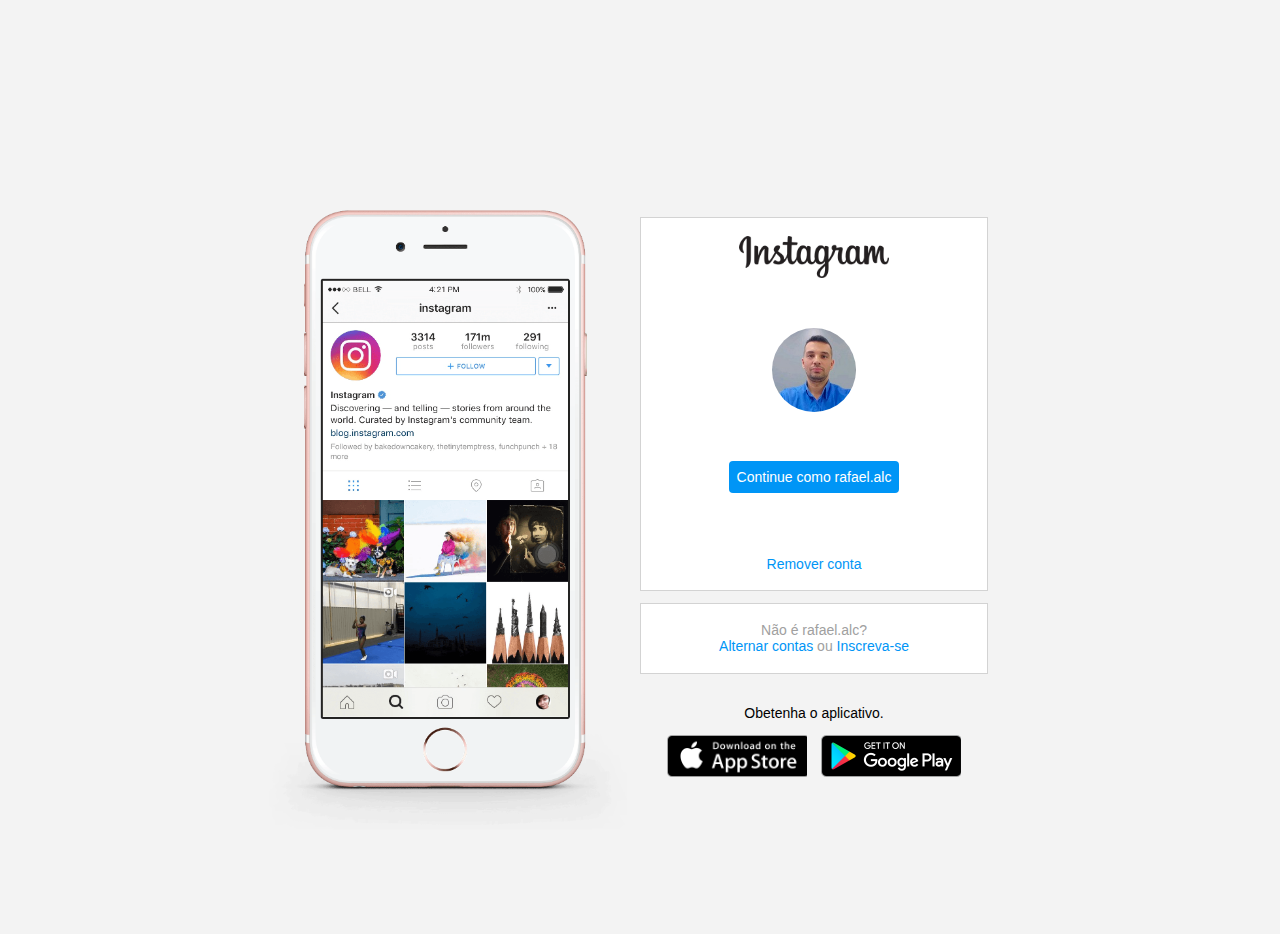
<file: instagram-dio-master/index.html>
<!DOCTYPE html>
<html lang="pt-br">
<head>
    <meta charset="UTF-8">
    <meta name="viewport" content="width=device-width, initial-scale=1.0">
    <link rel="stylesheet" href="style.css">
    <title>Instagram</title>
</head>
<body>
    <div class="instagram-wrapper">
        <div class="instagram-phone">
            <img src="./img/instagram-celular.png" alt="celular">
        </div>
        <div class="instagram-continue">
            <div class="group">
                <img src="./img/instagram-logo.png" class="instagram-logo" alt="instagram logo">
                <div class="profile-photo">
                    <img src="./img/perfil-instagram.jpg" alt="foto de perfil">
                </div>
                <a href="#" class="instagram-login">Continue como rafael.alc</a>
                <a href="#" class="instagram-logout">Remover conta</a>
            </div>
            <div class="group">
                <p class="not-account">Não é rafael.alc?</p>
                <p class="not-account">
                    <span class="link-blue">Alternar contas</span>
                    ou
                    <span class="link-blue">Inscreva-se</span>
                </p>
            </div>
            <div class="get-the-app">
                <p class="get-app">Obetenha o aplicativo.</p>
                <div class="download">
                    <a href="#" class="app-download"></a>
                    <a href="#" class="app-download"></a>
                </div>
            </div>
        </div>
    </div>
</body>
</html>
</file>
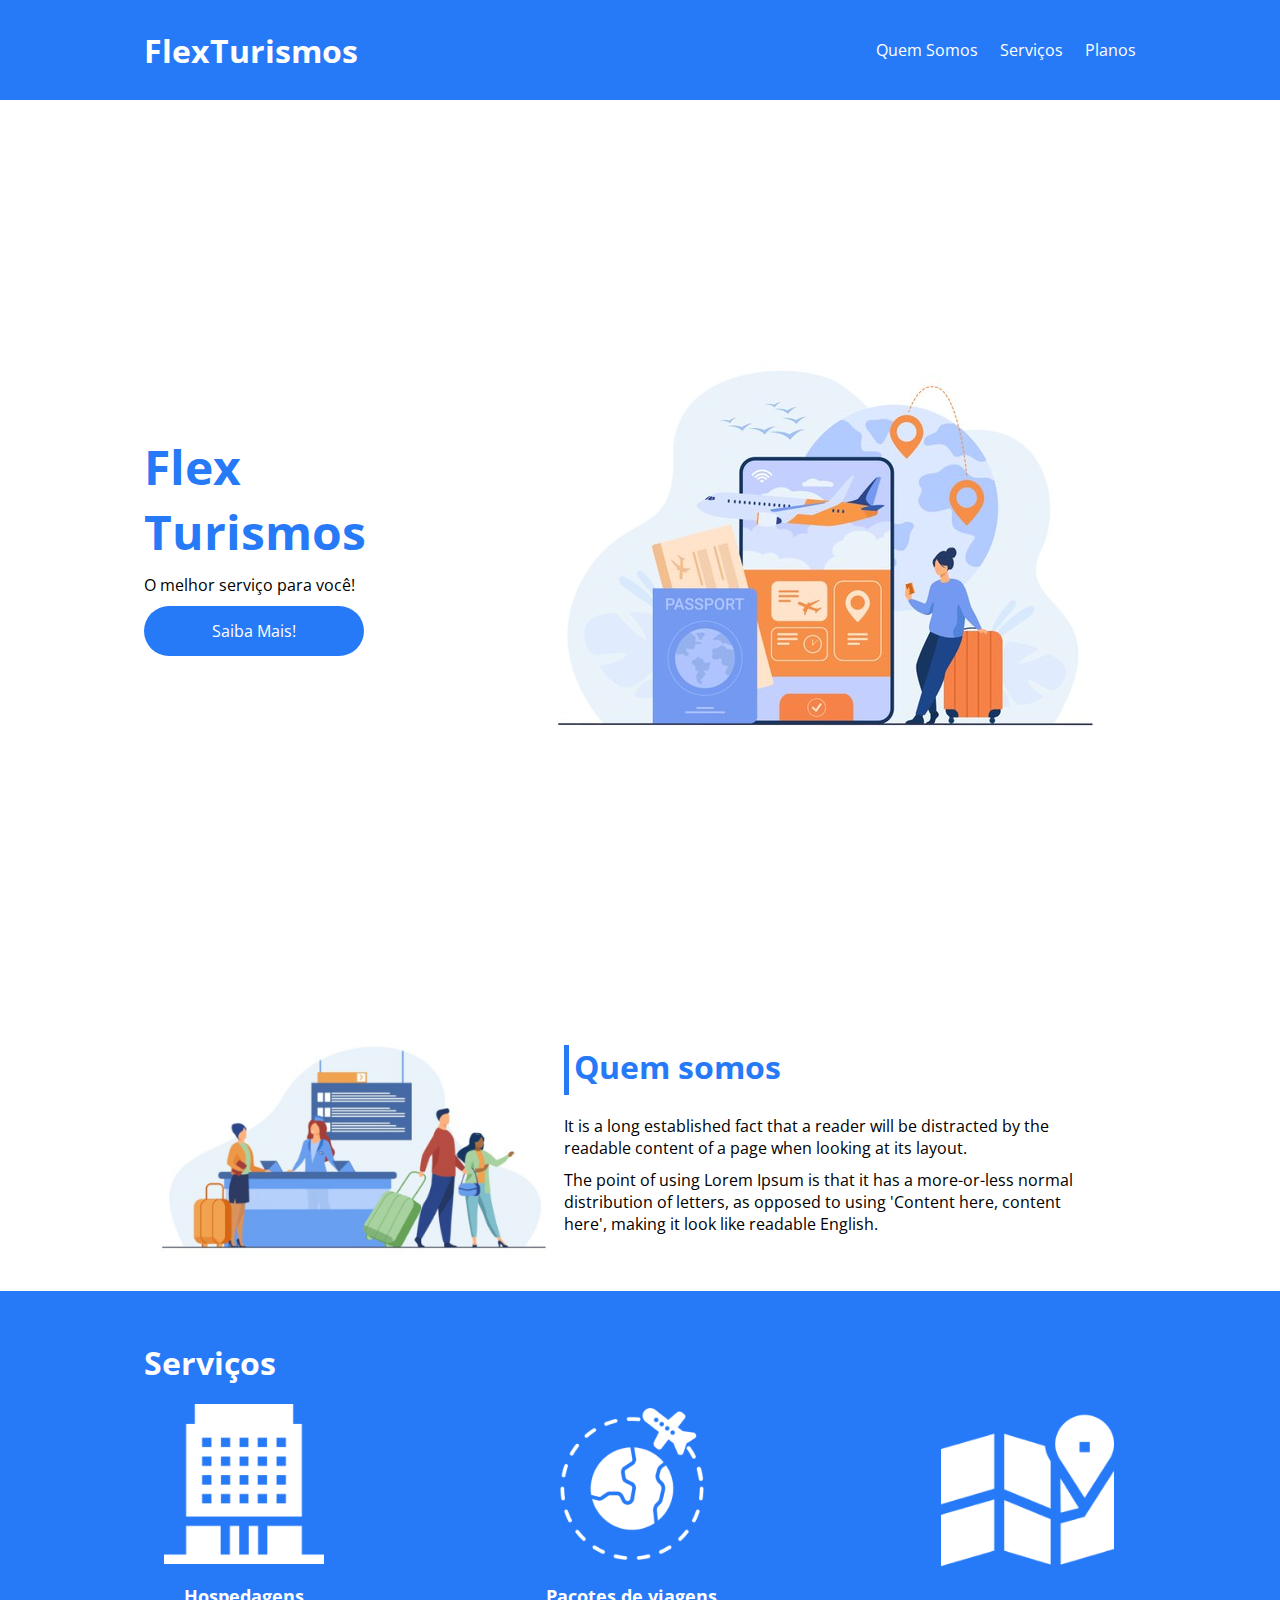
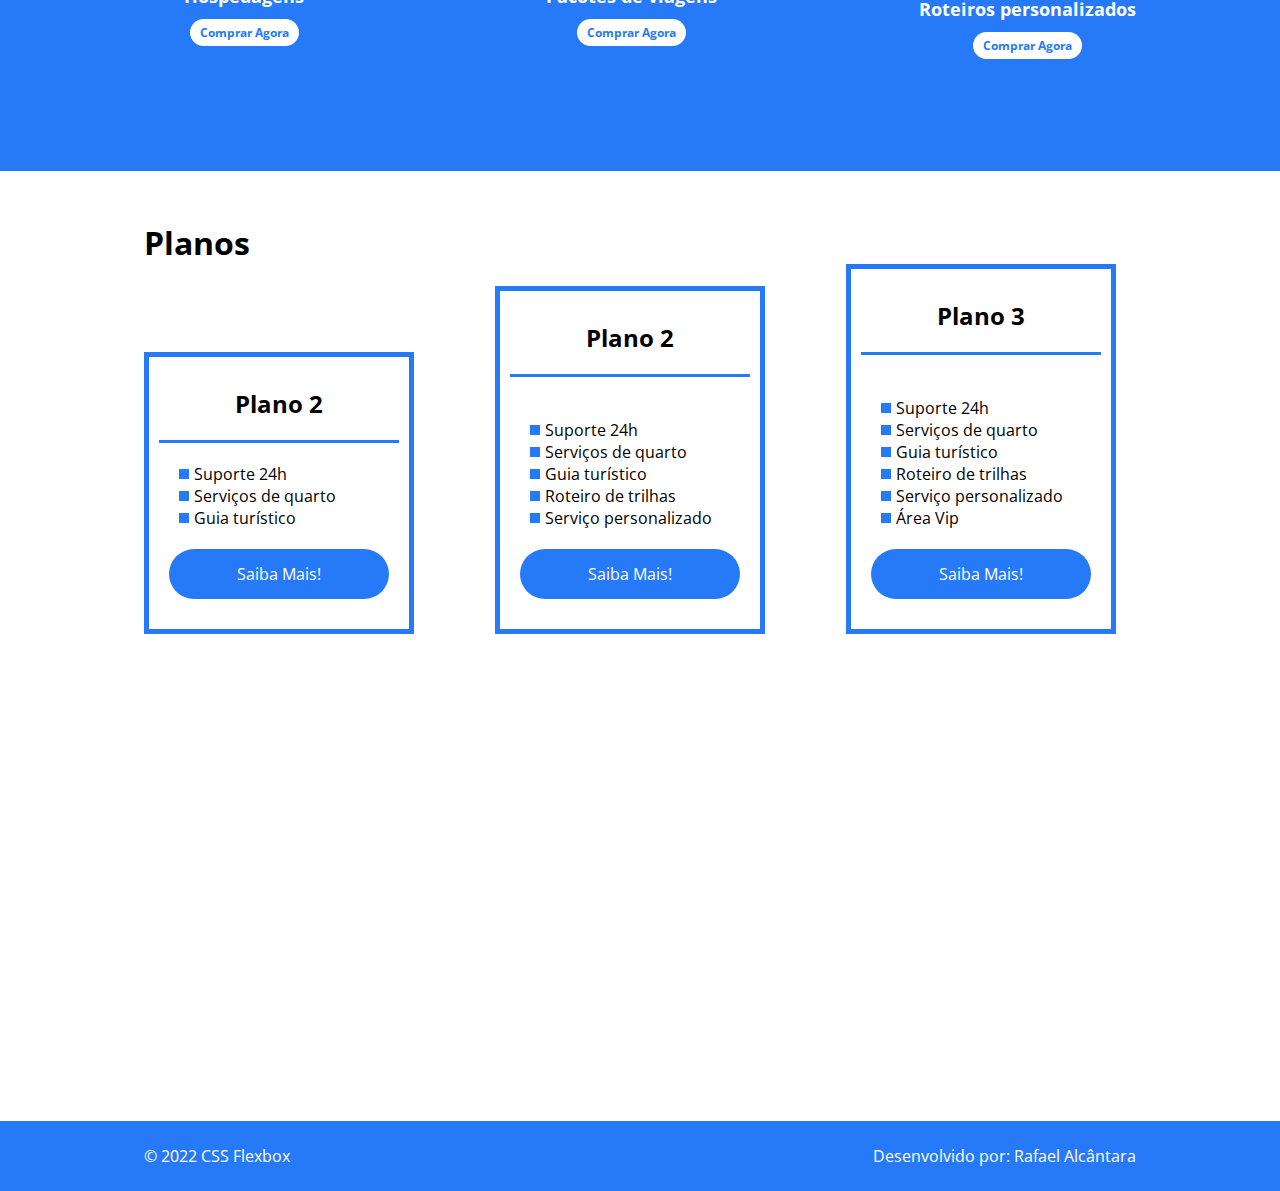
<file: projeto-flexbox-dio/flex-projeto/index.html>
<!DOCTYPE html>
<html lang="pt-br">
<head>
    <meta charset="UTF-8">
    <meta name="viewport" content="width=device-width, initial-scale=1.0">
    <title>Flex Turismos</title>
    <link rel="stylesheet" href="./style.css">
    <link rel="preconnect" href="https://fonts.googleapis.com">
<link rel="preconnect" href="https://fonts.gstatic.com" crossorigin>
<link href="https://fonts.googleapis.com/css2?family=Open+Sans:wght@700&display=swap" rel="stylesheet">
    
</head>
<body>
    <header>
        <div class="flex-container menu">
            <div><h1>FlexTurismos</h1></div>
            <ul class="list-items">
                <li><a href="#quem-somos">Quem Somos</a></li>
                <li><a href="#servicos">Serviços</a></li>
                <li><a href="#planos">Planos</a></li>
        </div>
        </ul>
    </header>

    <div class="flex-container apresentacao">
        <div class="texto-apresentacao">
            <h1>Flex <br>Turismos</h1>
            <p>O melhor serviço para você!</p>
            <a href="" class="btn">Saiba Mais!</a>
        </div>

        <div>
            <div><img src="./images/0-main.png" alt="banner de apresentação"></div>
        </div>
    </div>

    <div class="flex-container" id="quem-somos">
        <div>
            <h2>Quem somos</h2>
            <p>It is a long established fact that a reader will be distracted by the readable content of a page when looking at its layout. </p>
            <p>The point of using Lorem Ipsum is that it has a more-or-less normal distribution of letters, as opposed to using 'Content here, content here', making it look like readable English.</p>
        </div>

        <div>
            <img src="./images/1-quem-somos.png" alt="balcão de atendimento">
        </div>

    </div>

    <div class="container-externo">
        <div class="flex-container" id="servicos">
            <div>
                <h2>Serviços</h2>
            </div>  
            
            <div class="list-servicos">
                <div class="item-servico">
                    <div><img src="./images/icon-2.png" alt="hospedagens"></div>
                    <p>Hospedagens</p>
                    <a href="#">Comprar Agora</a>
                </div>

                <div class="item-servico">
                    <div><img src="./images/icon-1.png" alt="pacote de viagens"></div>
                    <p>Pacotes de viagens</p>
                    <a href="#">Comprar Agora</a>
                </div>

                <div class="item-servico">
                    <div><img src="./images/icon-3.png" alt="roteiros personalizados"></div>
                    <p>Roteiros personalizados</p>
                    <a href="#">Comprar Agora</a>
                </div>

            </div>
        </div>
    </div>

    <div class="flex-container" id="planos">
        
        <div><h2>Planos</h2></div>

        <div class="list-planos">
            <div class="item-plano">
                <h3>Plano 2</h3>
                <ul>
                    <li>Suporte 24h</li>
                    <li>Serviços de quarto</li>
                    <li>Guia turístico</li>
                </ul>
                <a href="#" class="btn">Saiba Mais!</a>
            </div>
    
            <div class="item-plano">
                <h3>Plano 2</h3>
                <br>
                <ul>
                    <li>Suporte 24h</li>
                    <li>Serviços de quarto</li>
                    <li>Guia turístico</li>
                    <li>Roteiro de trilhas</li>
                    <li>Serviço personalizado</li>
                </ul>
                <a href="#" class="btn">Saiba Mais!</a>
            </div>
    
            <div class="item-plano">
                <h3>Plano 3</h3>
                <br>
                <ul>
                    <li>Suporte 24h</li>
                    <li>Serviços de quarto</li>
                    <li>Guia turístico</li>
                    <li>Roteiro de trilhas</li>
                    <li>Serviço personalizado</li>
                    <li>Área Vip</li>
                </ul>
                <a href="#" class="btn">Saiba Mais!</a>
            </div>
        </div>
    </div>

    <footer>
        <div class="flex-container footer">
            <p>&copy; 2022 CSS Flexbox</p>
            <p>Desenvolvido por: Rafael Alcântara</p>
        </div>
        
    </footer>
</body>
</html>
</file>
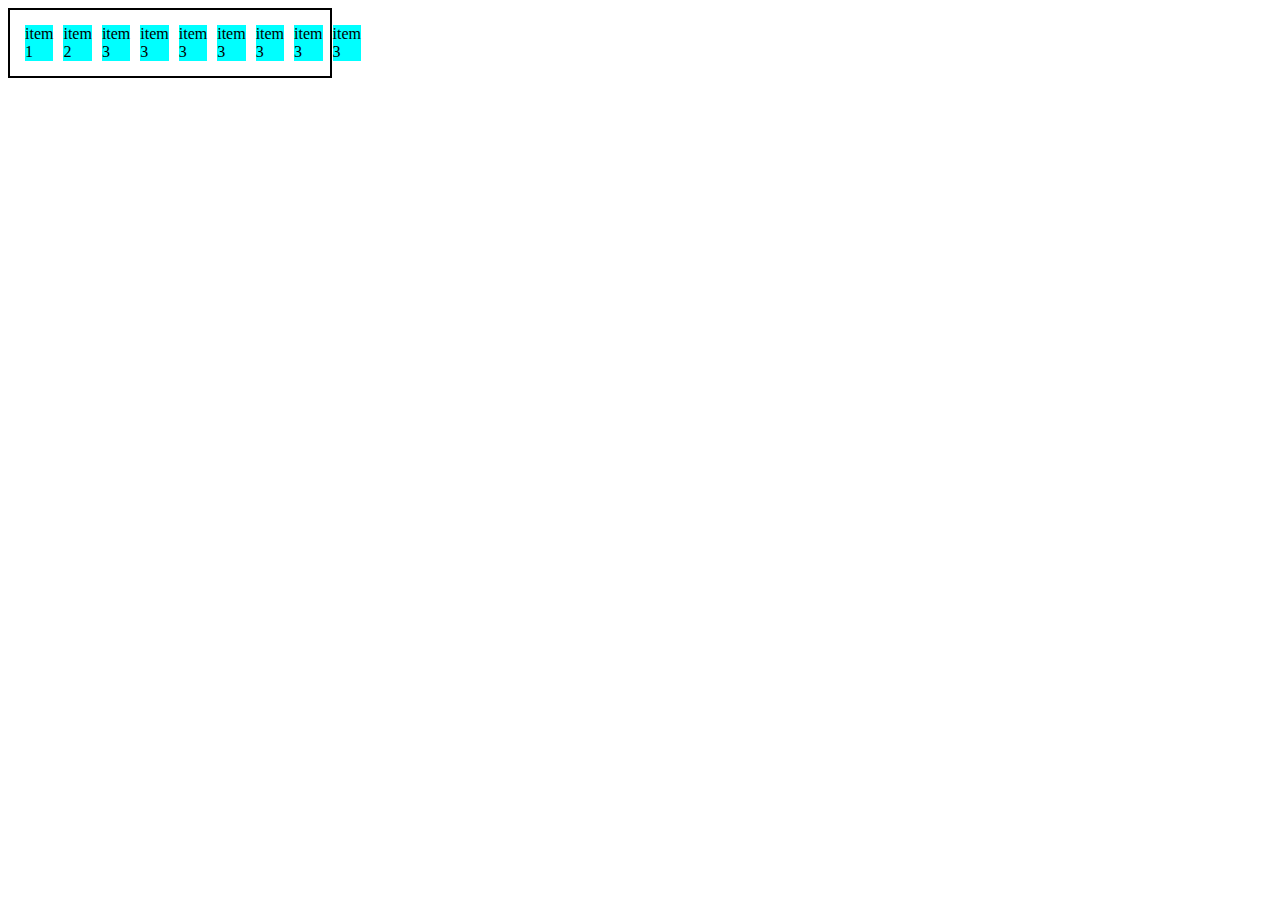
<file: projeto-flexbox-dio/0-display-flex.html>
<!DOCTYPE html>
<html lang="en">
<head>
    <meta charset="UTF-8">
    <meta name="viewport" content="width=device-width, initial-scale=1.0">
    <title>Fundamentos - display flex</title>
    <style>
        .flex{
            max-width: 300px;
            padding: 10px;
            border: 2px solid black;
            display: flex;
        }

        .item{
            background-color: aqua;
            margin: 5px;
        }
    </style>
</head>
<body>
    <div class="flex">
        <div class="item">item 1</div>
        <div class="item">item 2</div>
        <div class="item">item 3</div>
        <div class="item">item 3</div>
        <div class="item">item 3</div>
        <div class="item">item 3</div>
        <div class="item">item 3</div>
        <div class="item">item 3</div>
        <div class="item">item 3</div>
    </div>
</body>
</html>
</file>
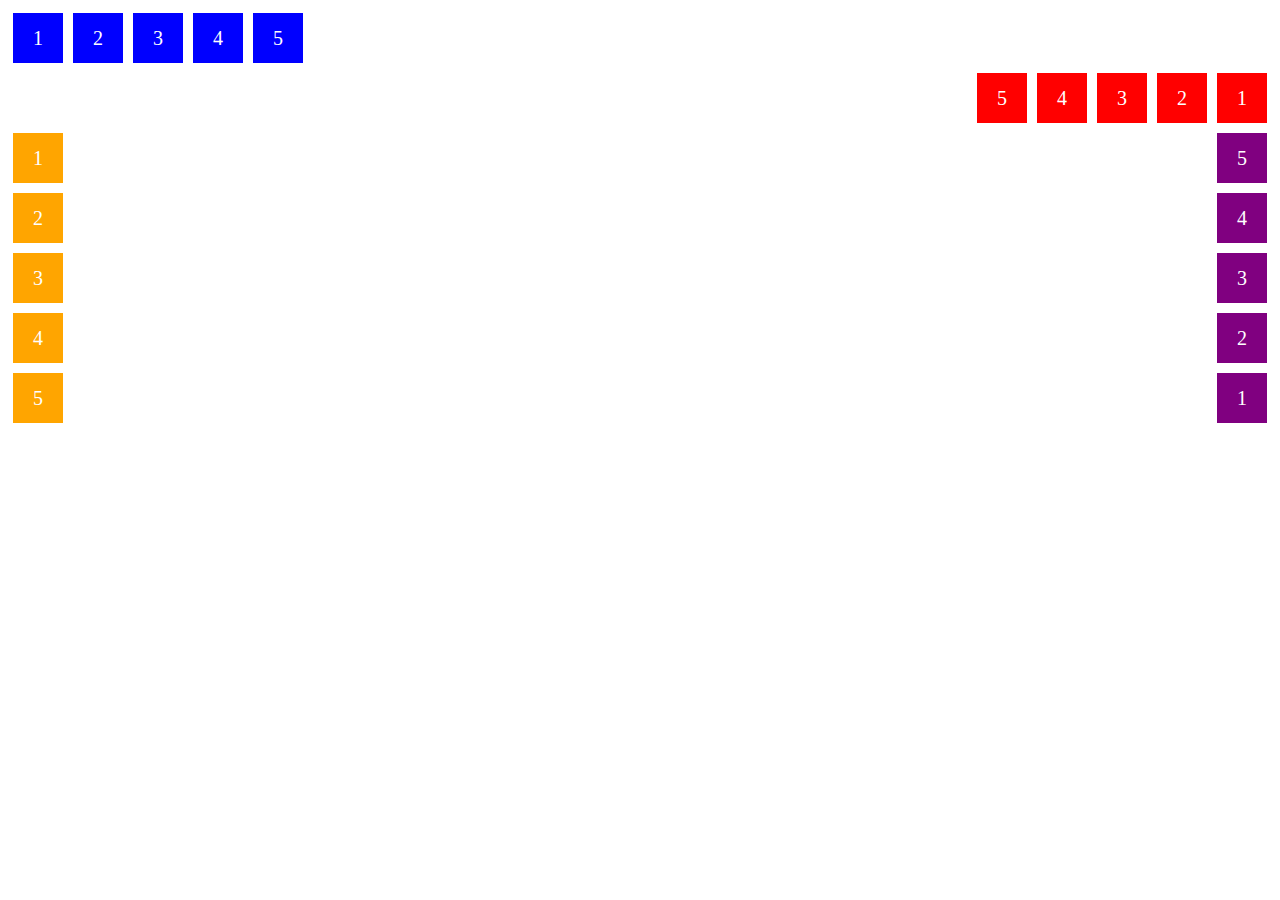
<file: projeto-flexbox-dio/1-flex-direction.html>
<!DOCTYPE html>
<html lang="en">
<head>
    <meta charset="UTF-8">
    <meta name="viewport" content="width=device-width, initial-scale=1.0">
    <title>Fundamentos - Flex direction</title>

    <style>
        .flex-container{
            margin: 0;
            padding: 0;
            display: flex;
            list-style: none;
        }

        .flex-item{
            background: blue;
            height: 50px;
            width: 50px;
            line-height: 50px;
            font-size: 20px;
            color: white;
            text-align: center;
            margin: 5px;
        }

        .row{
            flex-direction: row;
        }

        .row-reverse{
            flex-direction: row-reverse;
        }

        .row-reverse li{
            background-color: red;
        }

        .column{
            float: left;
            flex-direction: column;
        }

        .column li{
            background: orange;
        }

        .column-reverse{
            float: right;
            flex-direction: column-reverse;
        }

        .column-reverse li{
            background: purple;
        }

    </style>
</head>
<body>
    <ul class="flex-container row">
        <li class="flex-item">1</li>
        <li class="flex-item">2</li>
        <li class="flex-item">3</li>
        <li class="flex-item">4</li>
        <li class="flex-item">5</li>
    </ul>

    <ul class="flex-container row-reverse">
        <li class="flex-item">1</li>
        <li class="flex-item">2</li>
        <li class="flex-item">3</li>
        <li class="flex-item">4</li>
        <li class="flex-item">5</li>
    </ul>

    <ul class="flex-container column">
        <li class="flex-item">1</li>
        <li class="flex-item">2</li>
        <li class="flex-item">3</li>
        <li class="flex-item">4</li>
        <li class="flex-item">5</li>
    </ul>

    <ul class="flex-container column-reverse">
        <li class="flex-item">1</li>
        <li class="flex-item">2</li>
        <li class="flex-item">3</li>
        <li class="flex-item">4</li>
        <li class="flex-item">5</li>
    </ul>
</body>
</html>
</file>
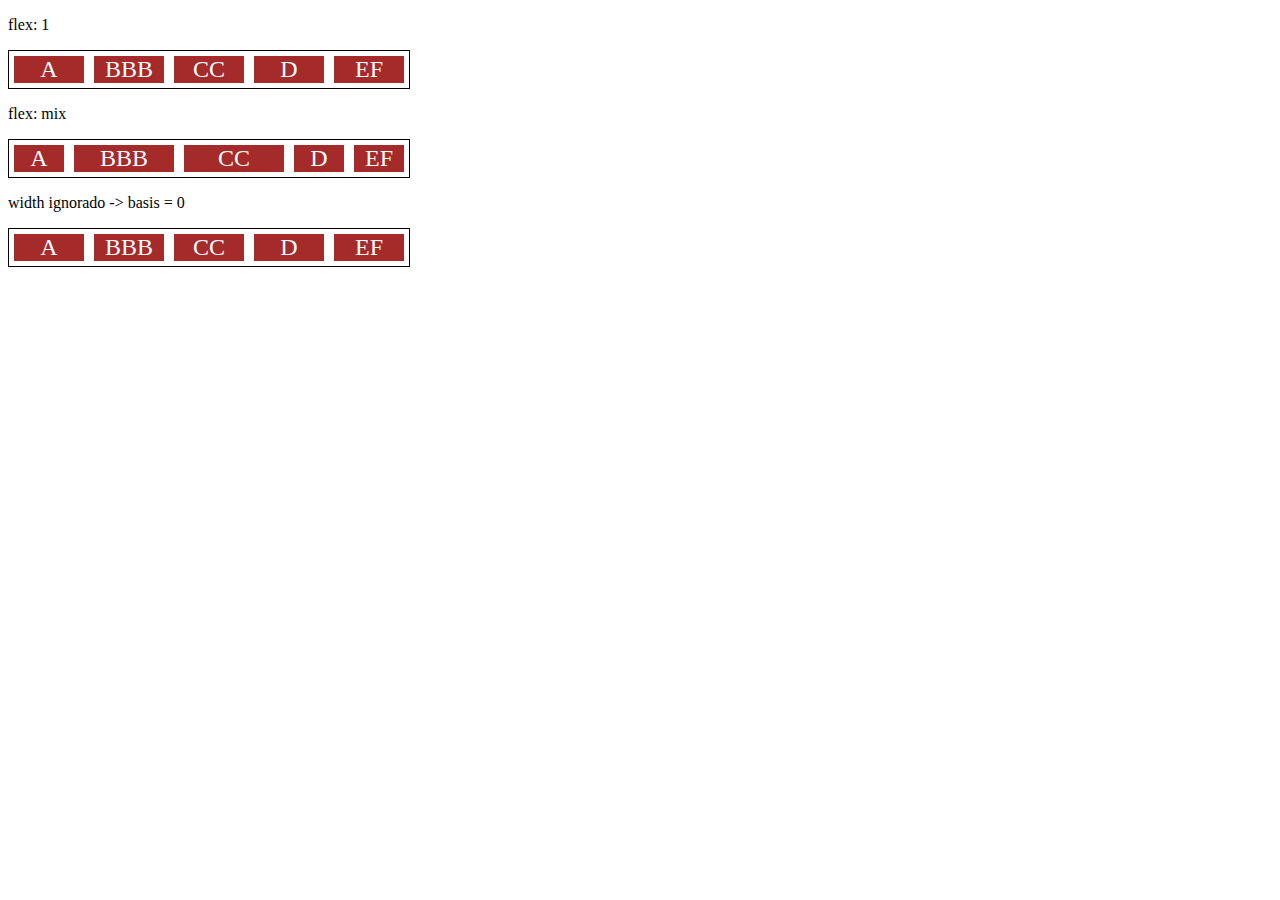
<file: projeto-flexbox-dio/10-flex.html>
<!DOCTYPE html>
<html lang="en">
<head>
    <meta charset="UTF-8">
    <meta name="viewport" content="width=device-width, initial-scale=1.0">
    <title>Fundamentos - flex</title>
    <style>
        .flex-container{
            display: flex;
            border: 1px solid black;
            max-width: 400px;
            margin-bottom: 10px;
        }

        .item{
            background-color: brown;
            color: white;
            font-size: 24px;
            text-align: center;
            margin: 5PX;
        }

        .flex-1{
            flex: 1; 
            /* grow = 1, shrink = 1, basis = 0 */
        }

        .largura{
            width: 200px;
            /* min-width: 250px; */
        }

        .flex-2{
            flex: 2; 
            /* grow = 2, shrink = 1, basis = 0 */
        }

    </style>
</head>
<body>
    <p>flex: 1</p>
    <div class="flex-container">
        <div class="item flex-1">A</div>
        <div class="item flex-1">BBB</div>
        <div class="item flex-1">CC</div>
        <div class="item flex-1">D</div>
        <div class="item flex-1">EF</div>
    </div>

    <p>flex: mix</p>
    <div class="flex-container">
        <div class="item flex-1">A</div>
        <div class="item flex-2">BBB</div>
        <div class="item flex-2">CC</div>
        <div class="item flex-1">D</div>
        <div class="item flex-1">EF</div>
    </div>

    <p>width ignorado -> basis = 0</p>

    <div class="flex-container">
        <div class="item flex-1 largura">A</div>
        <div class="item flex-1 largura">BBB</div>
        <div class="item flex-1 largura">CC</div>
        <div class="item flex-1 largura">D</div>
        <div class="item flex-1 largura">EF</div>
    </div>
</body>
</html>
</file>
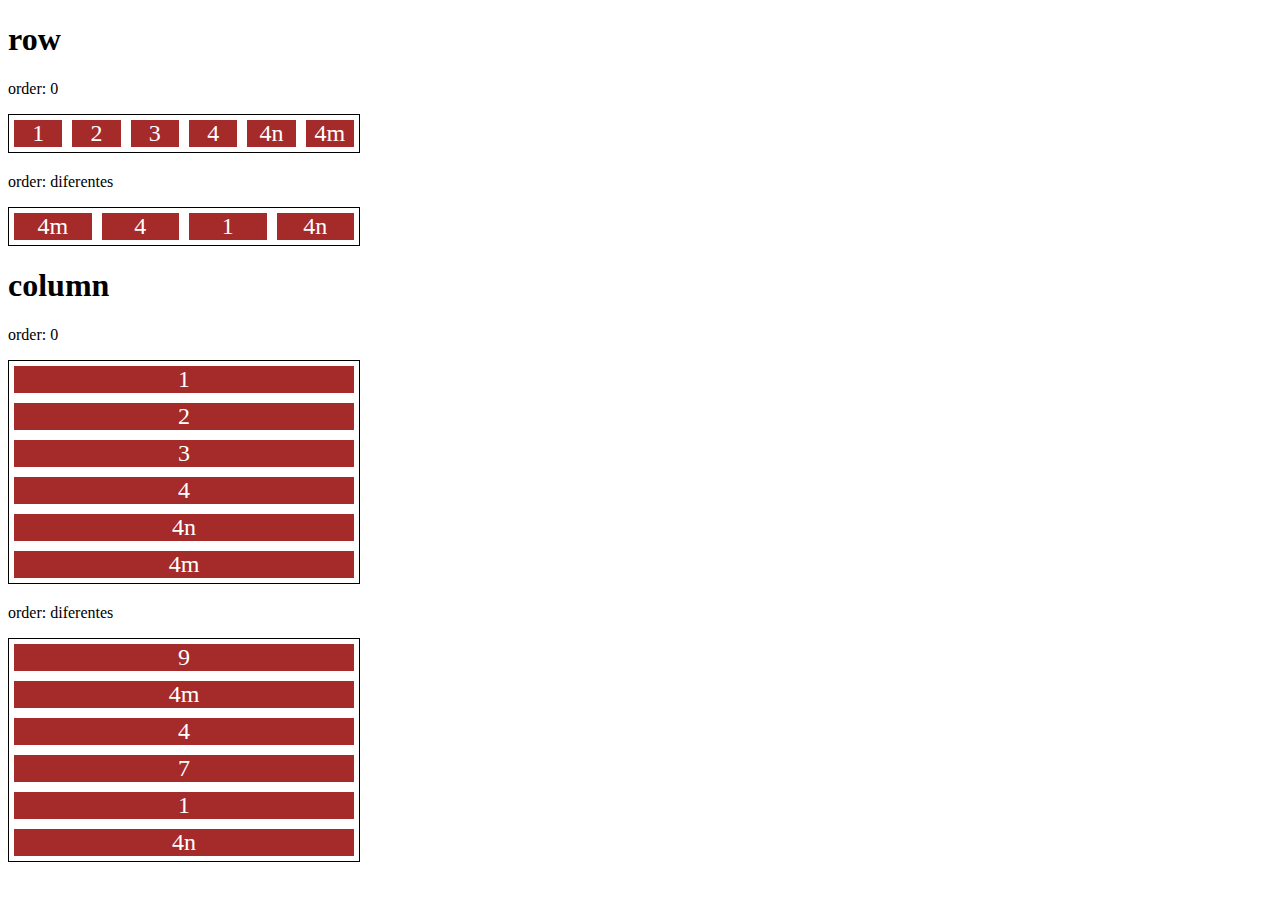
<file: projeto-flexbox-dio/11-order.html>
<!DOCTYPE html>
<html lang="en">
<head>
    <meta charset="UTF-8">
    <meta name="viewport" content="width=device-width, initial-scale=1.0">
    <title>Fundamentos - order</title>

    <style>
        .flex-container{
            display: flex;
            max-width: 350px;
            border: 1px solid black;
            margin-bottom: 20px;
        }

        .item{
            flex: 1;
            background: brown;
            color: white;
            text-align: center;
            font-size: 24px;
            margin: 5px;
        }
        .o1{
            order: 1;
        }

        .o2{
            order: 2;
        }

        .o3{
            order: 3;
        }

        .o4{
            order: 4;
        }

        .direction{
            flex-direction: column;
        }
    </style>
</head>
<body>
    <h1>row</h1>
    <p>order: 0</p>
    <div class="flex-container">
        <div class="item">1</div>
        <div class="item">2</div>
        <div class="item">3</div>
        <div class="item">4</div>
        <div class="item">4n</div>
        <div class="item">4m</div>
    </div>

    <p>order: diferentes</p>
    <div class="flex-container">
        <div class="item o3">1</div>
        <div class="item o2">4</div>
        <div class="item o3">4n</div>
        <div class="item o1">4m</div>
    </div>


    <h1>column</h1>
    <p>order: 0</p>
    <div class="flex-container direction">
        <div class="item">1</div>
        <div class="item">2</div>
        <div class="item">3</div>
        <div class="item">4</div>
        <div class="item">4n</div>
        <div class="item">4m</div>
    </div>

    <p>order: diferentes</p>
    <div class="flex-container direction">
        <div class="item o3">7</div>
        <div class="item o1">9</div>
        <div class="item o3">1</div>
        <div class="item o2">4</div>
        <div class="item o3">4n</div>
        <div class="item o1">4m</div>
    </div>
</body>
</html>
</file>
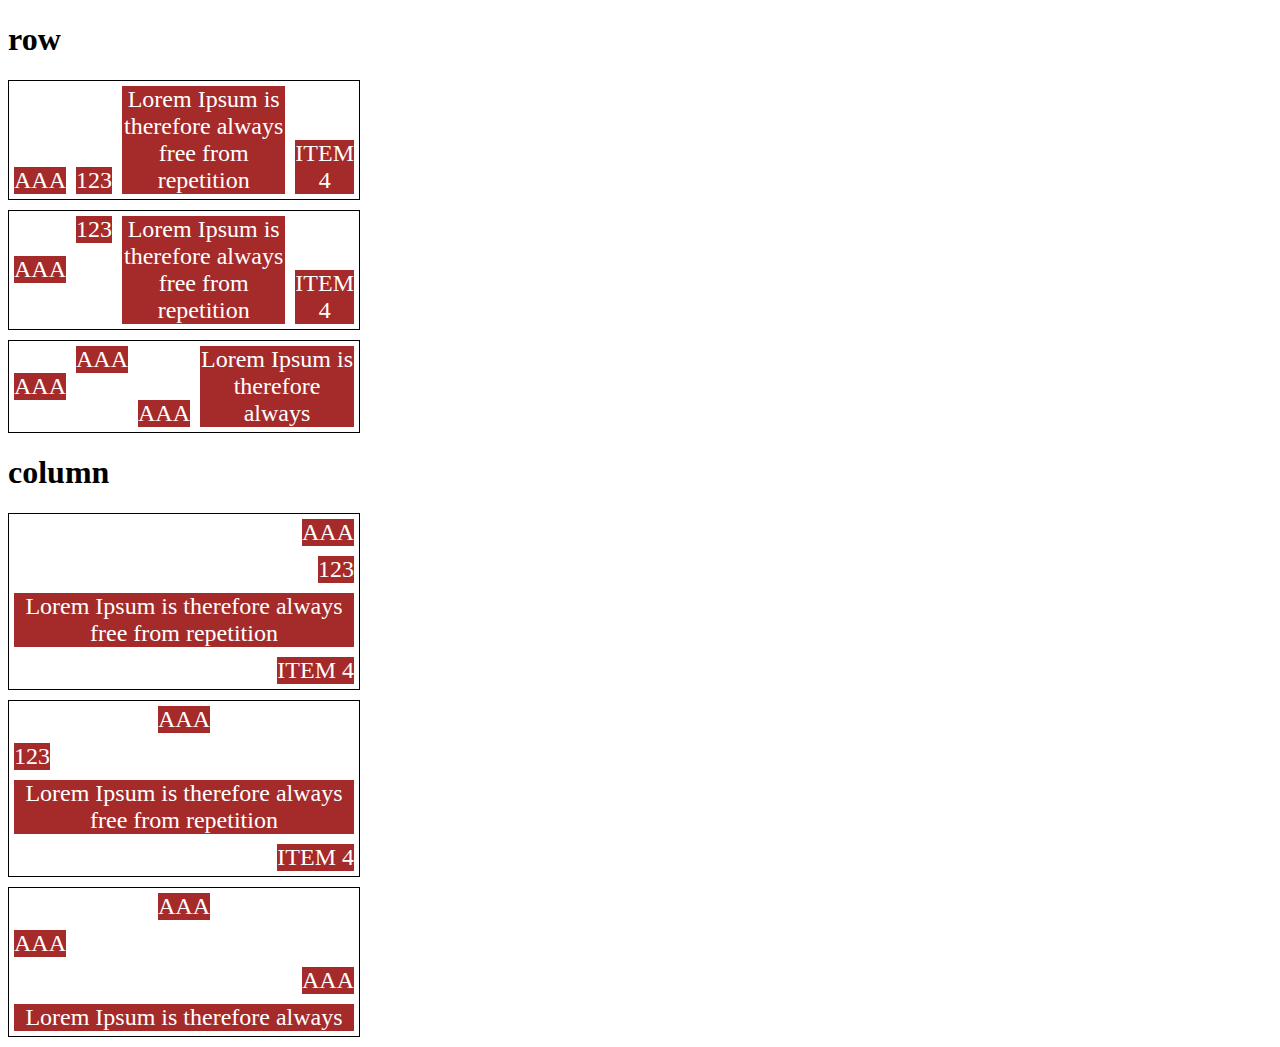
<file: projeto-flexbox-dio/13-align-self.html>
<!DOCTYPE html>
<html lang="en">
<head>
    <meta charset="UTF-8">
    <meta name="viewport" content="width=device-width, initial-scale=1.0">
    <title>Fundamnetos - align self</title>

    <style>
        .flex-container{
            max-width: 350px;
            border: 1px solid;
            margin-bottom: 10px;
            display: flex;
        }

        .align-container{
            align-items: flex-end;
        }

        .item{
            background-color: brown;
            color: white;
            font-size: 24px;
            text-align: center;
            margin: 5px;
        }

        .center{
            align-self: center;
        }

        .start{
            align-self: flex-start;
        }

        .end{
            align-self: flex-end;
        }

        .baseline{
            align-self: baseline;
        }

        .stretch{
            align-self: stretch;
        }

        .auto{
            align-self: auto;
        }

        .direction{
            flex-direction: column;
        }
    </style>
</head>
<body>

    <h1>row</h1>
    <section class="flex-container align-container">
        <div class="item auto">AAA</div>
        <div class="item auto">123</div>
        <div class="item auto">Lorem Ipsum is therefore always free from repetition</div>
        <div class="item auto">ITEM 4</div>
    </section>

    <section class="flex-container">
        <div class="item center">AAA</div>
        <div class="item start">123</div>
        <div class="item stretch">Lorem Ipsum is therefore always free from repetition</div>
        <div class="item end">ITEM 4</div>
    </section>

    <section class="flex-container">
        <div class="item center">AAA</div>
        <div class="item start">AAA</div>
        <div class="item end">AAA</div>
        <div class="item stretch">Lorem Ipsum is therefore always</div>
    </section>

    <h1>column</h1>

    <section class="flex-container align-container direction">
        <div class="item auto">AAA</div>
        <div class="item auto">123</div>
        <div class="item auto">Lorem Ipsum is therefore always free from repetition</div>
        <div class="item auto">ITEM 4</div>
    </section>

    <section class="flex-container direction">
        <div class="item center">AAA</div>
        <div class="item start">123</div>
        <div class="item stretch">Lorem Ipsum is therefore always free from repetition</div>
        <div class="item end">ITEM 4</div>
    </section>

    <section class="flex-container direction">
        <div class="item center">AAA</div>
        <div class="item start">AAA</div>
        <div class="item end">AAA</div>
        <div class="item stretch">Lorem Ipsum is therefore always</div>
    </section>
    
    
</body>
</html>
</file>
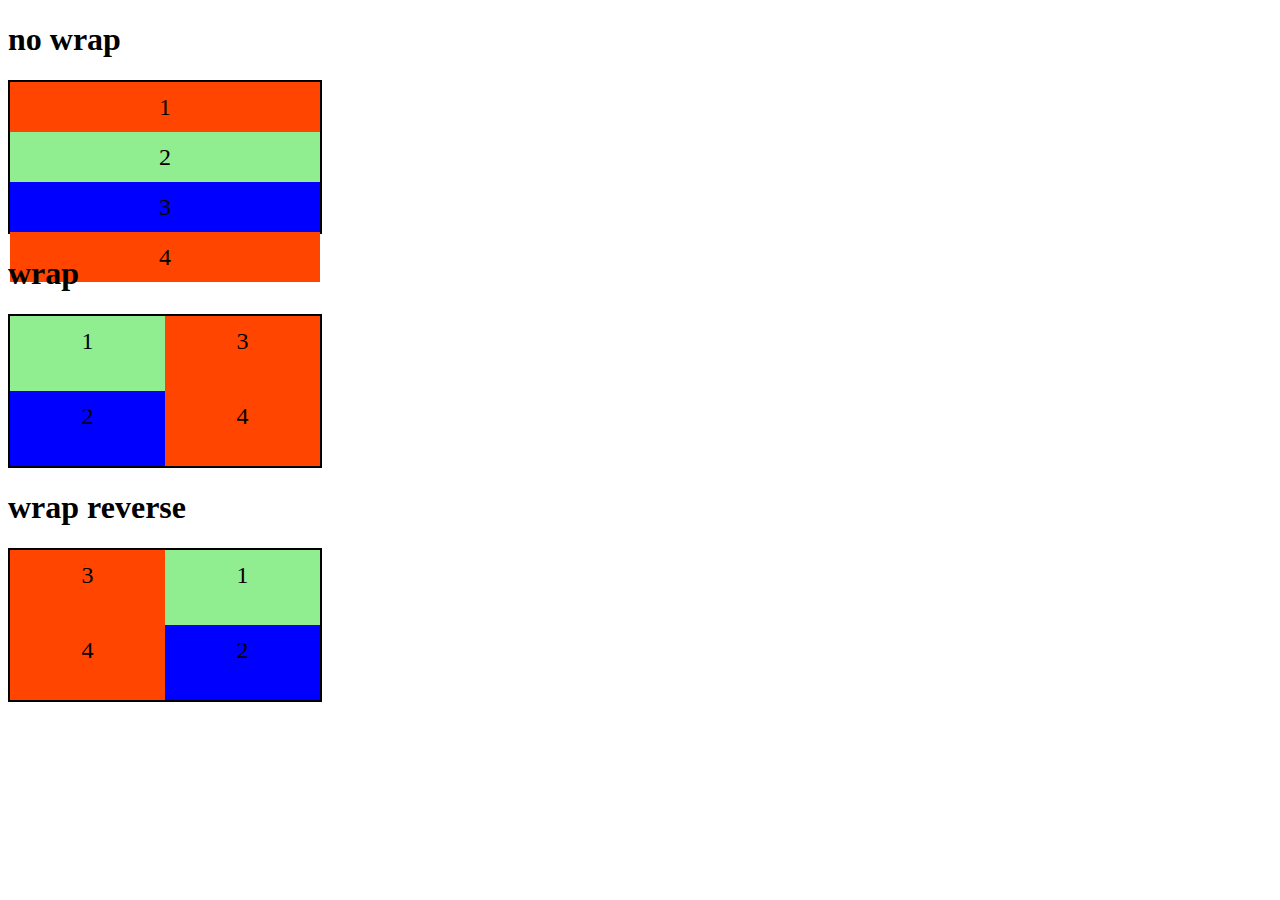
<file: projeto-flexbox-dio/2-flex-wrap.html>
<!DOCTYPE html>
<html lang="en">
<head>
    <meta charset="UTF-8">
    <meta name="viewport" content="width=device-width, initial-scale=1.0">
    <title>Fundamentos - flex wrap</title>

    <style>
        .flex-container{
            display: flex;
            flex-direction: column;
            height: 150px;
            border: 2px solid black;
            max-width: 310px;
        }

        .item{
            font-size: 24px;
            height: 50%;
            text-align: center;
            min-width: 100px;
            line-height: 50px;
        }

        .nowrap{
            flex-wrap: nowrap;
        }

        .wrap{
            flex-wrap: wrap;
        }

        .wrap-reverse{
            flex-wrap: wrap-reverse;
        }

        .blue{
            background-color: blue;
        }

        .green{
            background-color: lightgreen;
        }

        .orange{
            background-color: orangered;
        }
    </style>
</head>
<body>
    <h1>no wrap</h1>

    <div class="flex-container nowrap">
        <div class="item orange">1</div>
        <div class="item green">2</div>
        <div class="item blue">3</div>
        <div class="item orange">4</div>
    </div>

    <h1>wrap</h1>

    <div class="flex-container wrap">
        <div class="item green">1</div>
        <div class="item blue">2</div>
        <div class="item orange">3</div>
        <div class="item orange">4</div>
    </div>

    <h1>wrap reverse</h1>

    <div class="flex-container wrap-reverse">
        <div class="item green">1</div>
        <div class="item blue">2</div>
        <div class="item orange">3</div>
        <div class="item orange">4</div>
    </div>


</body>
</html>
</file>
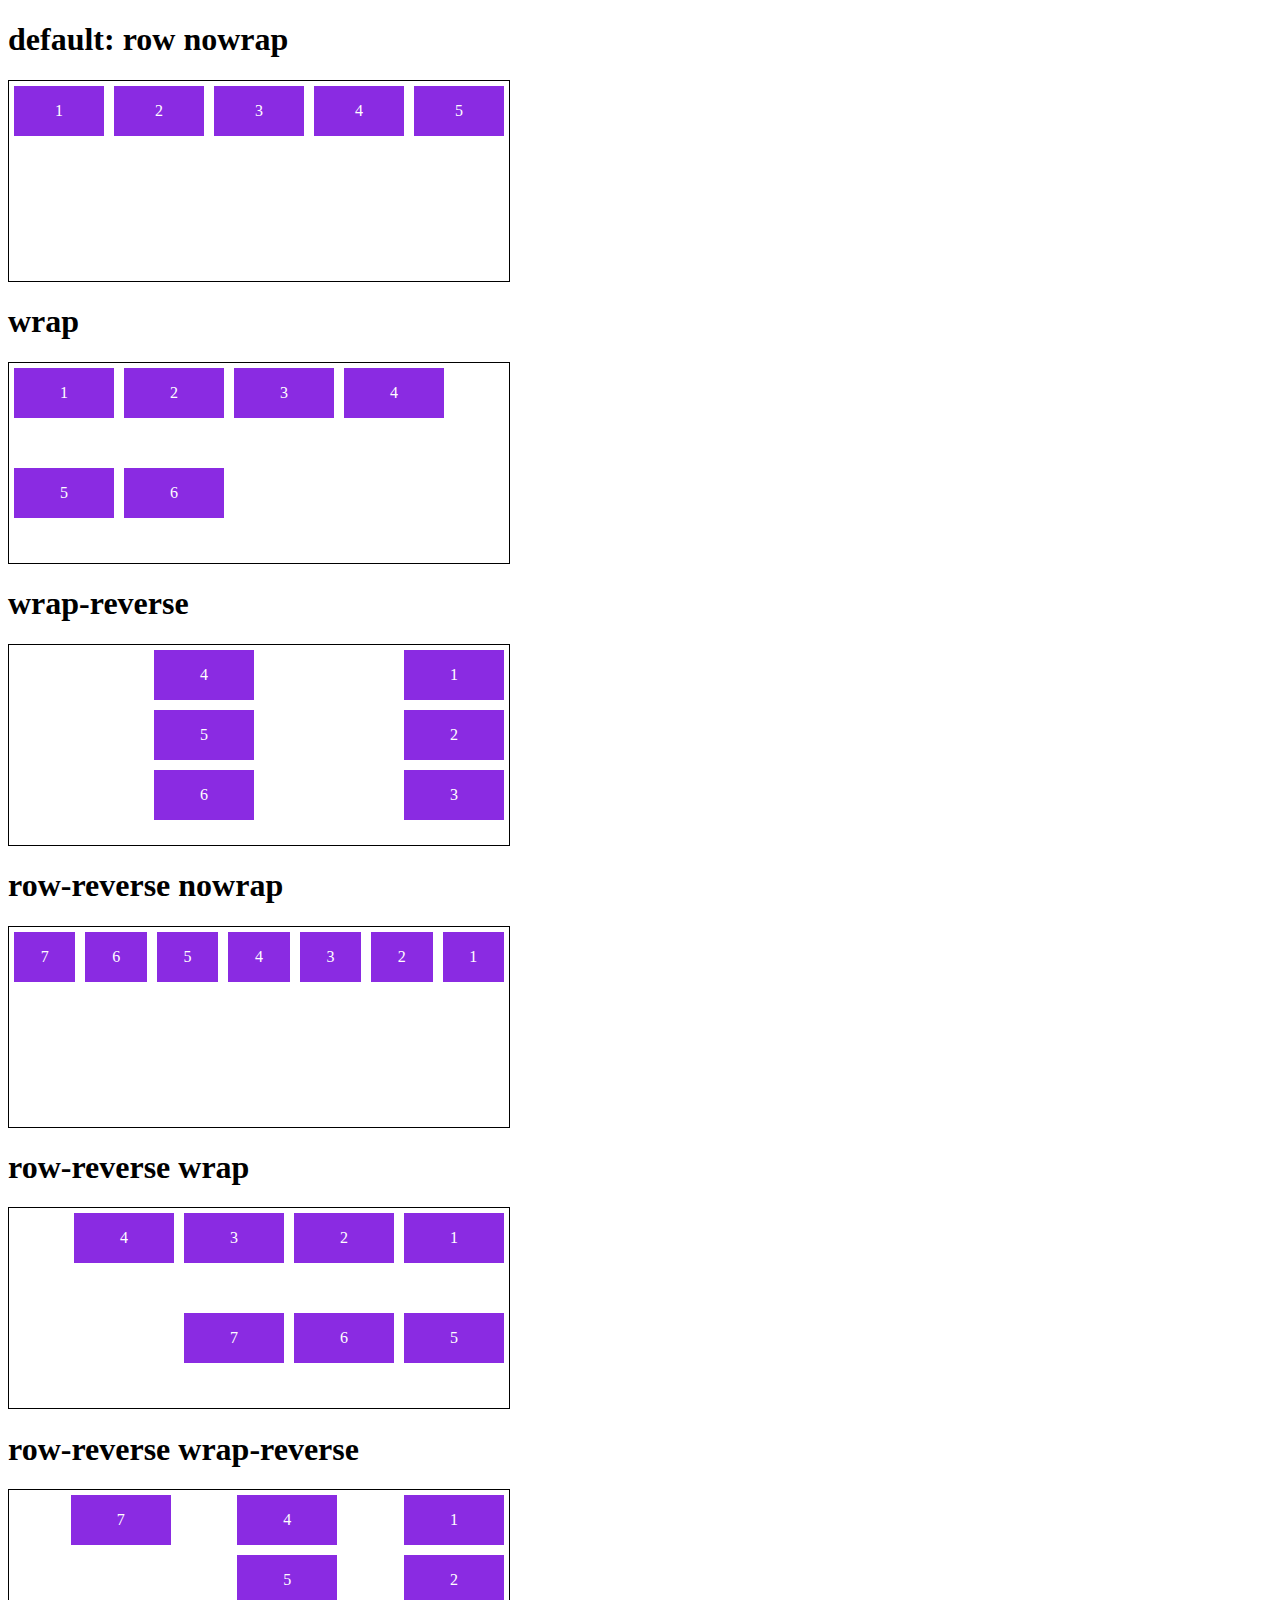
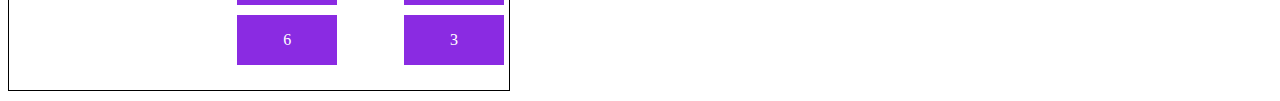
<file: projeto-flexbox-dio/3-flex-flow.html>
<!DOCTYPE html>
<html lang="en">
<head>
    <meta charset="UTF-8">
    <meta name="viewport" content="width=device-width, initial-scale=1.0">
    <title>Fundamentos - flex flow</title>

    <style>
        .flex-container{
            display: flex;
            border: 1px solid black;
            max-width: 500px;
            margin-bottom: 10px;
            height: 200px;
        }

        .default{
            flex-flow: row nowrap;
        }

        .wrap{
            flex-flow: row wrap;
        }

        .wrap-reverse{
            flex-flow: column wrap-reverse;
        }

        .r-nowrap{
            flex-flow: row-reverse nowrap;
        }

        .r-wrap{
            flex-flow: row-reverse wrap;
        }

        .rr-wrap{
            flex-flow: column wrap-reverse;
        }

        .item{
            background-color: blueviolet;
            margin: 5px;
            color: white;
            text-align: center;
            width: 100px;
            height: 50px;
            line-height: 50px;
        }
    </style>
</head>
<body>
    <h1>default: row nowrap</h1>
    <div class="flex-container default">
        <div class="item">1</div>
        <div class="item">2</div>
        <div class="item">3</div>
        <div class="item">4</div>
        <div class="item">5</div>
    </div>

    <h1>wrap</h1>
    <div class="flex-container wrap">
        <div class="item">1</div>
        <div class="item">2</div>
        <div class="item">3</div>
        <div class="item">4</div>
        <div class="item">5</div>
        <div class="item">6</div>
    </div>

    <h1>wrap-reverse</h1>
    <div class="flex-container wrap-reverse">
        <div class="item">1</div>
        <div class="item">2</div>
        <div class="item">3</div>
        <div class="item">4</div>
        <div class="item">5</div>
        <div class="item">6</div>
    </div>

    <h1>row-reverse nowrap</h1>
    <div class="flex-container r-nowrap">
        <div class="item">1</div>
        <div class="item">2</div>
        <div class="item">3</div>
        <div class="item">4</div>
        <div class="item">5</div>
        <div class="item">6</div>
        <div class="item">7</div>
    </div>

    <h1>row-reverse wrap</h1>
    <div class="flex-container r-wrap">
        <div class="item">1</div>
        <div class="item">2</div>
        <div class="item">3</div>
        <div class="item">4</div>
        <div class="item">5</div>
        <div class="item">6</div>
        <div class="item">7</div>
    </div>

    <h1>row-reverse wrap-reverse</h1>
    <div class="flex-container rr-wrap">
        <div class="item">1</div>
        <div class="item">2</div>
        <div class="item">3</div>
        <div class="item">4</div>
        <div class="item">5</div>
        <div class="item">6</div>
        <div class="item">7</div>
    </div>
</body>
</html>
</file>
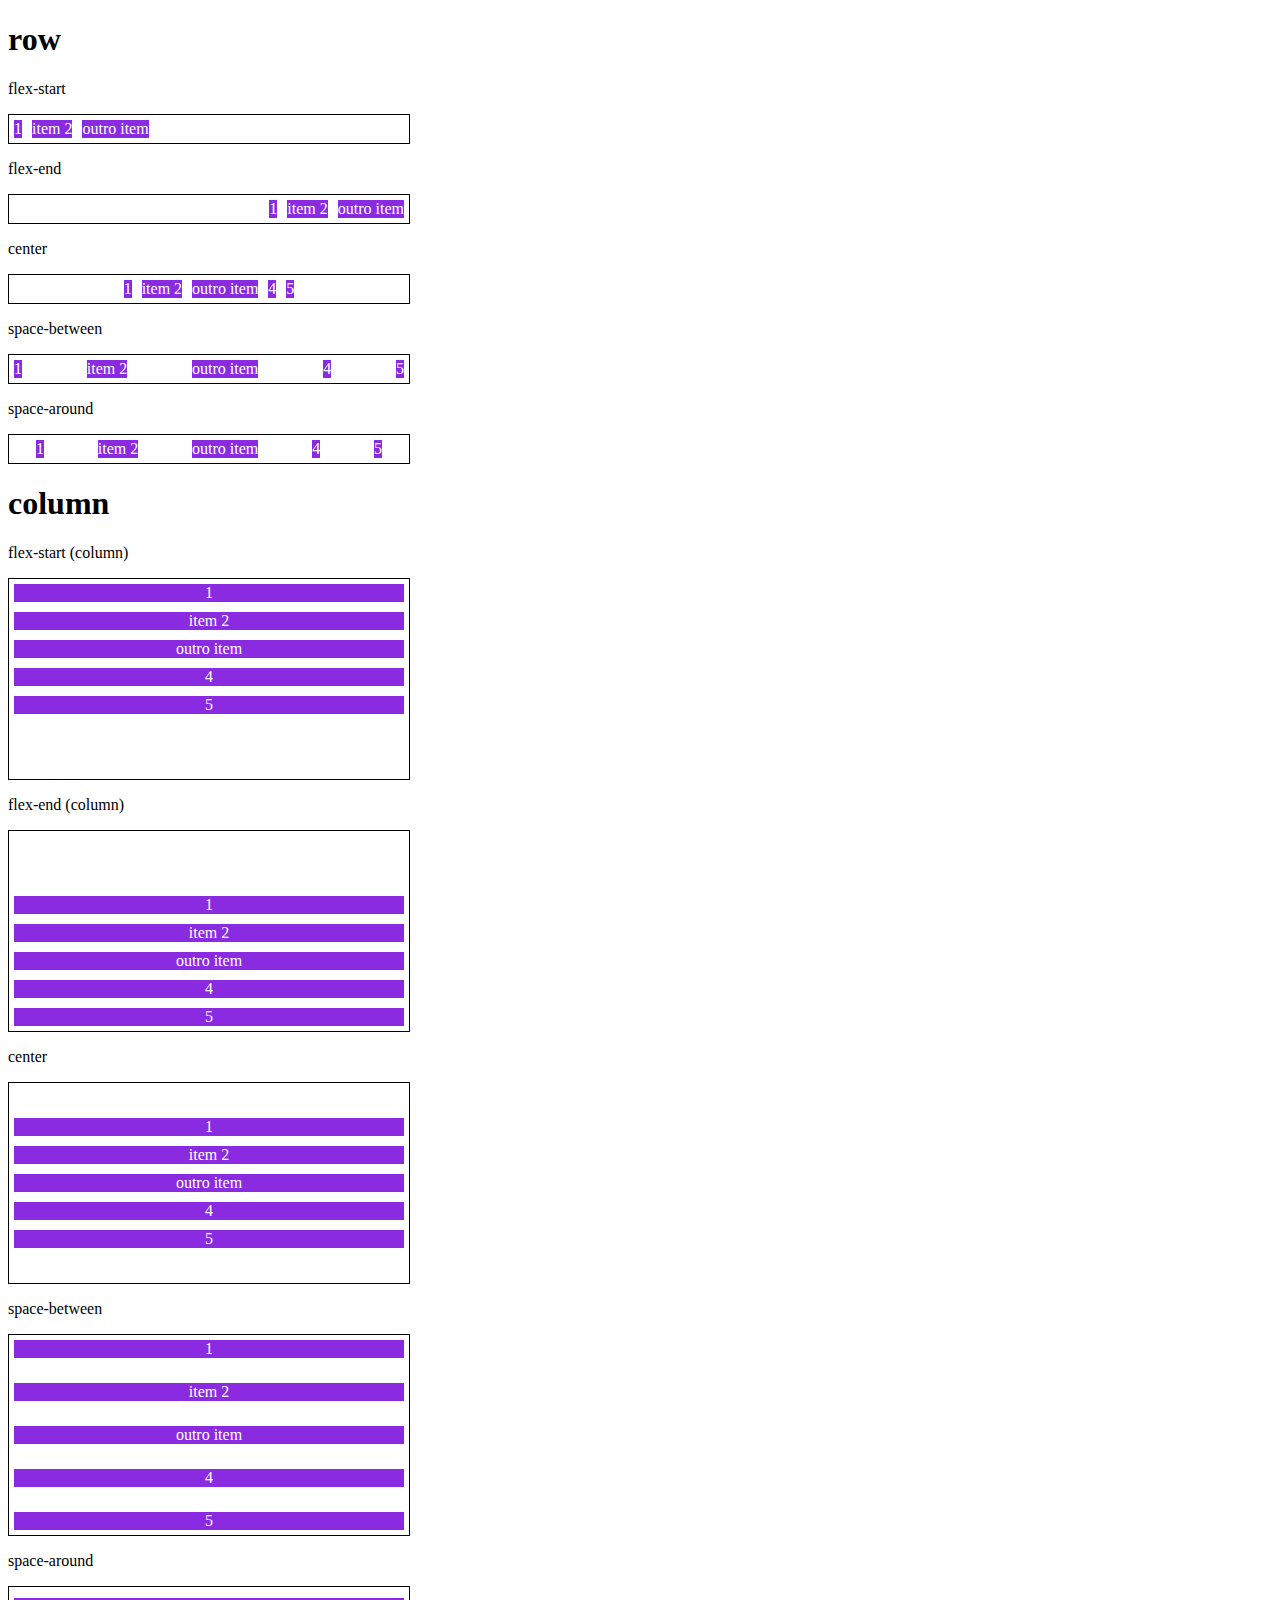
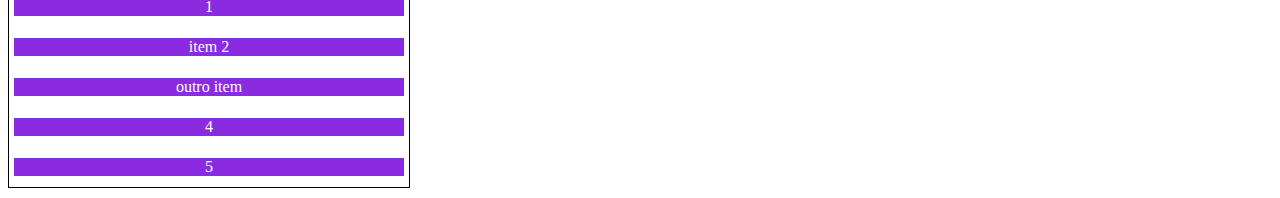
<file: projeto-flexbox-dio/4-justify-content.html>
<!DOCTYPE html>
<html lang="en">
<head>
    <meta charset="UTF-8">
    <meta name="viewport" content="width=device-width, initial-scale=1.0">
    <title>Fundamentos - justify-content</title>
    <style>
        .container{
            max-width: 400px;
            border: 1px solid black;
            margin: 0;
            display: flex;
            margin-bottom: 10px;
        }

        .item{
            background-color: blueviolet;
            margin: 5px;
            text-align: center;
            color: white;
        }
        
        .flex-start{
            justify-content: flex-start;
        }

        .flex-end{
            justify-content: flex-end;
        }

        .center{
            justify-content: center;
        }

        .space-between{
            justify-content: space-between;
        }

        .space-around{
            justify-content: space-around;
        }

        .column{
            flex-direction: column;
            min-height: 200px;
        }
    </style>
</head>
<body>
    <h1>row</h1>
    <p>flex-start</p>
    <section class="container flex-start">
        <div class="item">1</div>
        <div class="item">item 2</div>
        <div class="item">outro item</div>
    </section>

    <p>flex-end</p>
    <section class="container flex-end">
        <div class="item">1</div>
        <div class="item">item 2</div>
        <div class="item">outro item</div>
    </section>

    <p>center</p>
    <section class="container center">
        <div class="item">1</div>
        <div class="item">item 2</div>
        <div class="item">outro item</div>
        <div class="item">4</div>
        <div class="item">5</div>
    </section>

    <p>space-between</p>
    <section class="container space-between">
        <div class="item">1</div>
        <div class="item">item 2</div>
        <div class="item">outro item</div>
        <div class="item">4</div>
        <div class="item">5</div>
    </section>

    <p>space-around</p>
    <section class="container space-around">
        <div class="item">1</div>
        <div class="item">item 2</div>
        <div class="item">outro item</div>
        <div class="item">4</div>
        <div class="item">5</div>
    </section>

    <h1>column</h1>

    <p>flex-start (column)</p>
    <section class="container flex-start column">
        <div class="item">1</div>
        <div class="item">item 2</div>
        <div class="item">outro item</div>
        <div class="item">4</div>
        <div class="item">5</div>
    </section>

    <p>flex-end (column)</p>
    <section class="container flex-end column">
        <div class="item">1</div>
        <div class="item">item 2</div>
        <div class="item">outro item</div>
        <div class="item">4</div>
        <div class="item">5</div>
    </section>
    
    <p>center</p>
    <section class="container center column">
        <div class="item">1</div>
        <div class="item">item 2</div>
        <div class="item">outro item</div>
        <div class="item">4</div>
        <div class="item">5</div>
    </section>

    <p>space-between</p>
    <section class="container space-between column">
        <div class="item">1</div>
        <div class="item">item 2</div>
        <div class="item">outro item</div>
        <div class="item">4</div>
        <div class="item">5</div>
    </section>

    <p>space-around</p>
    <section class="container space-around column">
        <div class="item">1</div>
        <div class="item">item 2</div>
        <div class="item">outro item</div>
        <div class="item">4</div>
        <div class="item">5</div>
    </section>
</body>
</html>
</file>
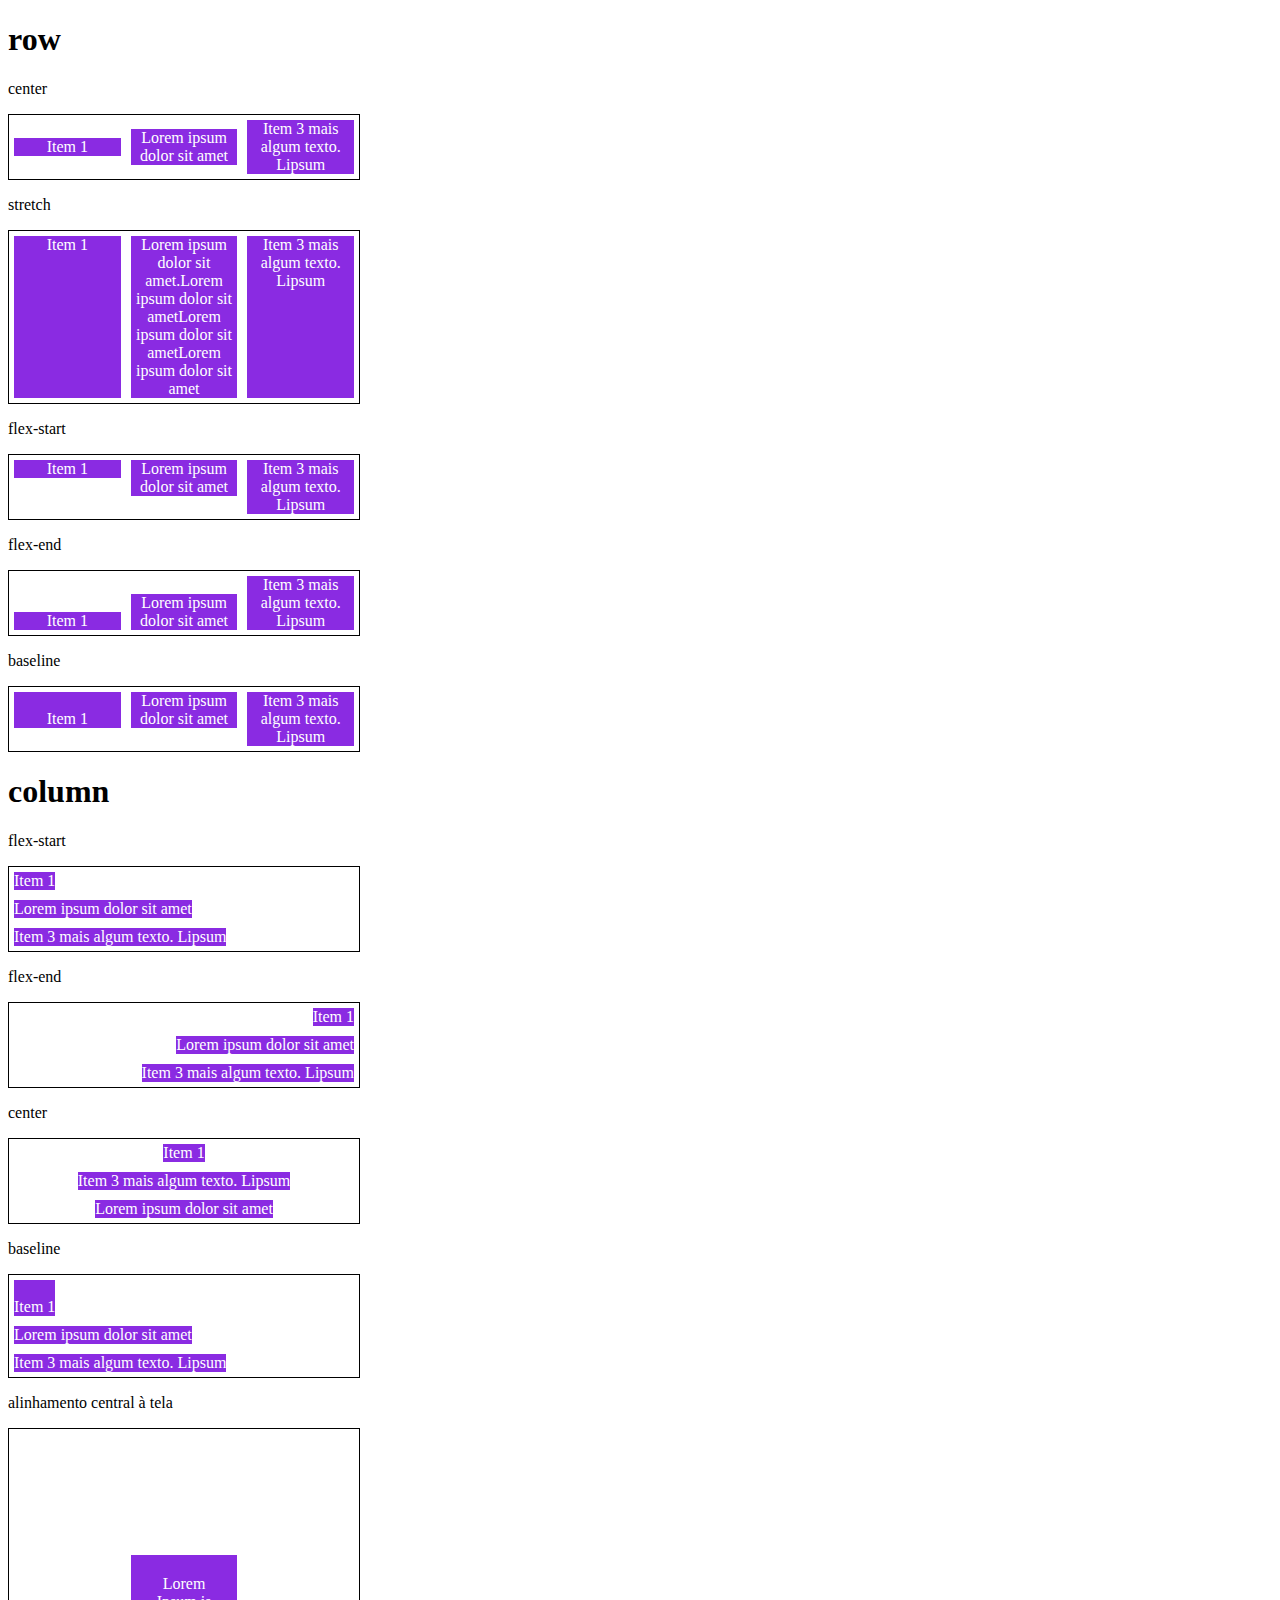
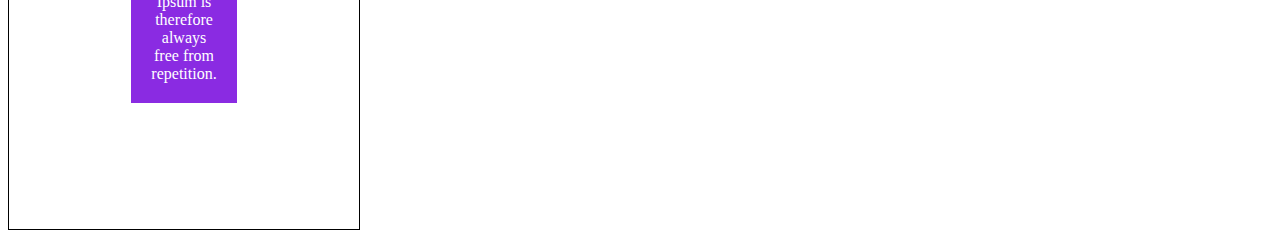
<file: projeto-flexbox-dio/5-align-items.html>
<!DOCTYPE html>
<html lang="en">
<head>
    <meta charset="UTF-8">
    <meta name="viewport" content="width=device-width, initial-scale=1.0">
    <title>Fundamentos - align items</title>

    <style>
        .container{
            max-width: 350px;
            border: 1px solid black;
            display: flex;
        }

        .item{
            background-color: blueviolet;
            margin: 5px;
            color: white;
            text-align: center;
            flex: 1;
        }
        
        .center{
            align-items: center;
        }

        .stretch{
            align-items: stretch;
        }

        .start{
            align-items: flex-start;
        }

        .end{
            align-items: flex-end;
        }

        .baseline{
            align-items: baseline;
        }

        .column{
            flex-direction: column;
        }

        .central{
            height: 400px;
            justify-content: center;
        }
        .central .item{
            flex: 0;
            padding: 20px;
        }
    </style>
</head>
<body>
    <h1>row</h1>
    <p>center</p>
    <section class="container center">
        <div class="item">Item 1</div>
        <div class="item">Lorem ipsum dolor sit amet</div>
        <div class="item">Item 3 mais algum texto. Lipsum</div>
    </section>

    <p>stretch</p>
    <section class="container stretch">
        <div class="item">Item 1</div>
        <div class="item">Lorem ipsum dolor sit amet.Lorem ipsum dolor sit ametLorem ipsum dolor sit ametLorem ipsum dolor sit amet</div>
        <div class="item">Item 3 mais algum texto. Lipsum</div>
    </section>

    <p>flex-start</p>
    <section class="container start">
        <div class="item">Item 1</div>
        <div class="item">Lorem ipsum dolor sit amet</div>
        <div class="item">Item 3 mais algum texto. Lipsum</div>
    </section>

    <p>flex-end</p>
    <section class="container end">
        <div class="item">Item 1</div>
        <div class="item">Lorem ipsum dolor sit amet</div>
        <div class="item">Item 3 mais algum texto. Lipsum</div>
    </section>

    <p>baseline</p>
    <section class="container baseline">
        <div class="item"><br>Item 1</div>
        <div class="item">Lorem ipsum dolor sit amet</div>
        <div class="item">Item 3 mais algum texto. Lipsum</div>
    </section>

    <h1>column</h1>
    <p>flex-start</p>
    <section class="container start column">
        <div class="item">Item 1</div>
        <div class="item">Lorem ipsum dolor sit amet</div>
        <div class="item">Item 3 mais algum texto. Lipsum</div>
    </section>

    <p>flex-end</p>
    <section class="container end column">
        <div class="item">Item 1</div>
        <div class="item">Lorem ipsum dolor sit amet</div>
        <div class="item">Item 3 mais algum texto. Lipsum</div>
    </section>

    <p>center</p>
    <section class="container center column">
        <div class="item">Item 1</div>
        <div class="item">Item 3 mais algum texto. Lipsum</div>
        <div class="item">Lorem ipsum dolor sit amet</div>
    </section>

    <p>baseline</p>
    <section class="container baseline column">
        <div class="item"><br>Item 1</div>
        <div class="item">Lorem ipsum dolor sit amet</div>
        <div class="item">Item 3 mais algum texto. Lipsum</div>
    </section>

    <p>alinhamento central à tela</p>
    <section class="container central center">
        <div class="item"> Lorem Ipsum is therefore always free from repetition.</div>
    </section>
</body>
</html>
</file>
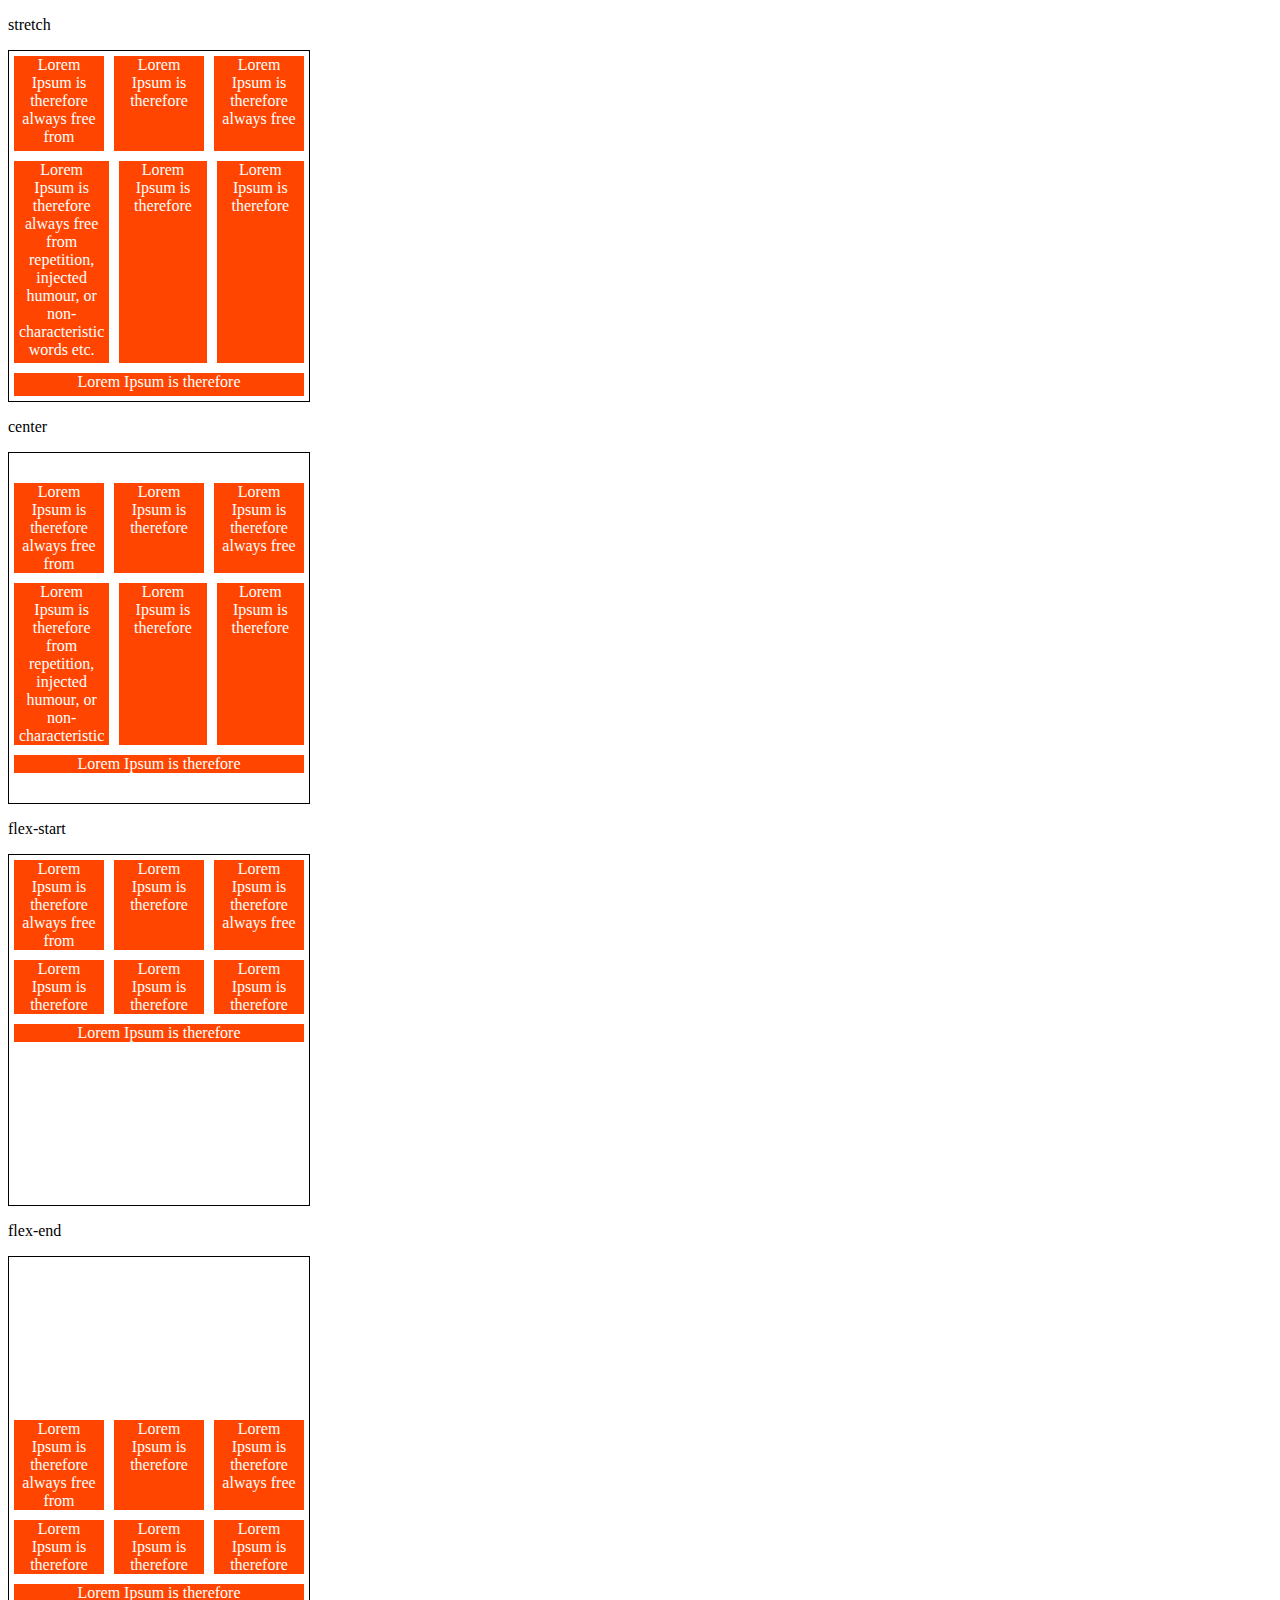
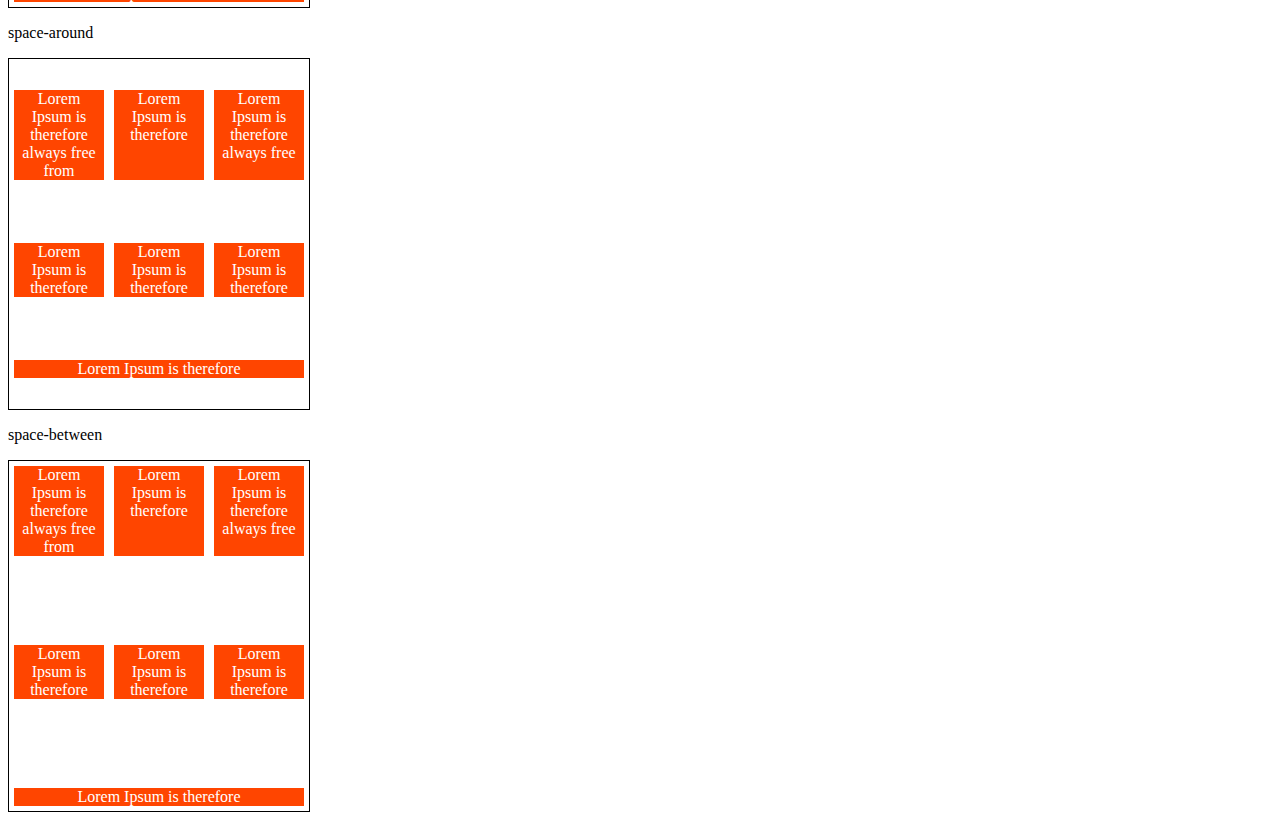
<file: projeto-flexbox-dio/6-align-content.html>
<!DOCTYPE html>
<html lang="en">
<head>
    <meta charset="UTF-8">
    <meta name="viewport" content="width=device-width, initial-scale=1.0">
    <title>Fundamentos - align content</title>
    <style>
        .container{
            height: 350px;
            max-width: 300px;
            display: flex;
            flex-wrap: wrap;
            border: 1px solid black;
        }

        .item{
            background-color: orangered;
            padding: 0 5px;
            margin: 5px;
            flex: 1;
            text-align: center;
            color: white;
        }
        .stretch{
            align-content: stretch;
        }

        .center{
            align-content: center;
        }

        .flex-start{
            align-content: flex-start;
        }

        .flex-end{
            align-content: flex-end;
        }

        .space-around{
            align-content: space-around;
        }

        .space-between{
            align-content: space-between;
        }
    </style>
</head>
<body>
    <p>stretch</p>
    <div class="container stretch">
        <div class="item">Lorem Ipsum is therefore always free from</div>
        <div class="item">Lorem Ipsum is therefore</div>
        <div class="item">Lorem Ipsum is therefore always free</div>
        <div class="item">Lorem Ipsum is therefore always free from repetition, injected humour, or non-characteristic words etc.</div>
        <div class="item">Lorem Ipsum is therefore</div>
        <div class="item">Lorem Ipsum is therefore</div>
        <div class="item">Lorem Ipsum is therefore</div>
    </div>
    
    <p>center</p>
    <div class="container center">
        <div class="item">Lorem Ipsum is therefore always free from</div>
        <div class="item">Lorem Ipsum is therefore</div>
        <div class="item">Lorem Ipsum is therefore always free</div>
        <div class="item">Lorem Ipsum is therefore from repetition, injected humour, or non-characteristic</div>
        <div class="item">Lorem Ipsum is therefore</div>
        <div class="item">Lorem Ipsum is therefore</div>
        <div class="item">Lorem Ipsum is therefore</div>
    </div>


    <p>flex-start</p>
    <div class="container flex-start">
        <div class="item">Lorem Ipsum is therefore always free from</div>
        <div class="item">Lorem Ipsum is therefore</div>
        <div class="item">Lorem Ipsum is therefore always free</div>
        <div class="item">Lorem Ipsum is therefore</div>
        <div class="item">Lorem Ipsum is therefore</div>
        <div class="item">Lorem Ipsum is therefore</div>
        <div class="item">Lorem Ipsum is therefore</div>
    </div>

    <p>flex-end</p>
    <div class="container flex-end">
        <div class="item">Lorem Ipsum is therefore always free from</div>
        <div class="item">Lorem Ipsum is therefore</div>
        <div class="item">Lorem Ipsum is therefore always free</div>
        <div class="item">Lorem Ipsum is therefore</div>
        <div class="item">Lorem Ipsum is therefore</div>
        <div class="item">Lorem Ipsum is therefore</div>
        <div class="item">Lorem Ipsum is therefore</div>
    </div>

    <p>space-around</p>
    <div class="container space-around">
        <div class="item">Lorem Ipsum is therefore always free from</div>
        <div class="item">Lorem Ipsum is therefore</div>
        <div class="item">Lorem Ipsum is therefore always free</div>
        <div class="item">Lorem Ipsum is therefore</div>
        <div class="item">Lorem Ipsum is therefore</div>
        <div class="item">Lorem Ipsum is therefore</div>
        <div class="item">Lorem Ipsum is therefore</div>
    </div>

    <p>space-between</p>
    <div class="container space-between">
        <div class="item">Lorem Ipsum is therefore always free from</div>
        <div class="item">Lorem Ipsum is therefore</div>
        <div class="item">Lorem Ipsum is therefore always free</div>
        <div class="item">Lorem Ipsum is therefore</div>
        <div class="item">Lorem Ipsum is therefore</div>
        <div class="item">Lorem Ipsum is therefore</div>
        <div class="item">Lorem Ipsum is therefore</div>
    </div>
</body>
</html>
</file>
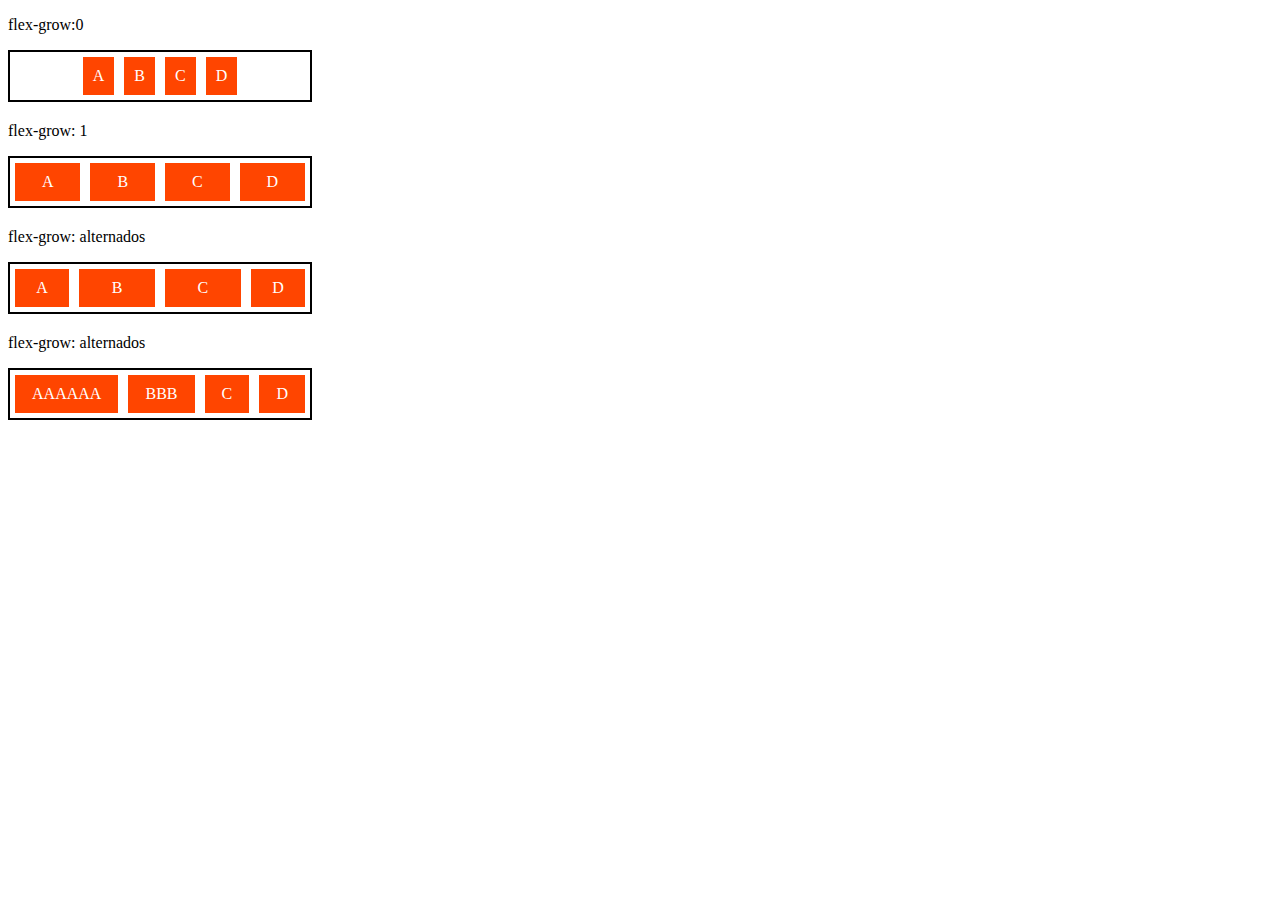
<file: projeto-flexbox-dio/7-flex-grow.html>
<!DOCTYPE html>
<html lang="en">
<head>
    <meta charset="UTF-8">
    <meta name="viewport" content="width=device-width, initial-scale=1.0">
    <title>Fundamentos - flex grow</title>
    <style>
        .flex-container{
            display: flex;
            border: 2px solid black;
            max-width: 300px;
            margin-bottom: 20px;
            justify-content: center;
        }

        .item{
            background-color: orangered;
            margin: 5px;
            padding: 10px;
            text-align: center;
            color: white;
        }

        .fg-0{
            flex-grow: 0;
        }

        .fg-1{
            flex-grow: 1;
        }

        .fg-2{
            flex-grow: 2;
        }

        .fg-3{
            flex-grow: 3;
        }
    </style>
</head>
<body>
    <p>flex-grow:0</p>
    <div class="flex-container">
        <div class="item fg-0">A</div>
        <div class="item fg-0">B</div>
        <div class="item fg-0">C</div>
        <div class="item fg-0">D</div>
    </div>

    <p>flex-grow: 1</p>
    <div class="flex-container">
        <div class="item fg-1">A</div>
        <div class="item fg-1">B</div>
        <div class="item fg-1">C</div>
        <div class="item fg-1">D</div>
    </div>

    <p>flex-grow: alternados</p>
    <div class="flex-container">
        <div class="item fg-1">A</div>
        <div class="item fg-2">B</div>
        <div class="item fg-2">C</div>
        <div class="item fg-1">D</div>
    </div>
    <p>flex-grow: alternados</p>
    <div class="flex-container">
        <div class="item fg-2">AAAAAA</div>
        <div class="item fg-2">BBB</div>
        <div class="item fg-2">C</div>
        <div class="item fg-2">D</div>
    </div>
</body>
</html>
</file>
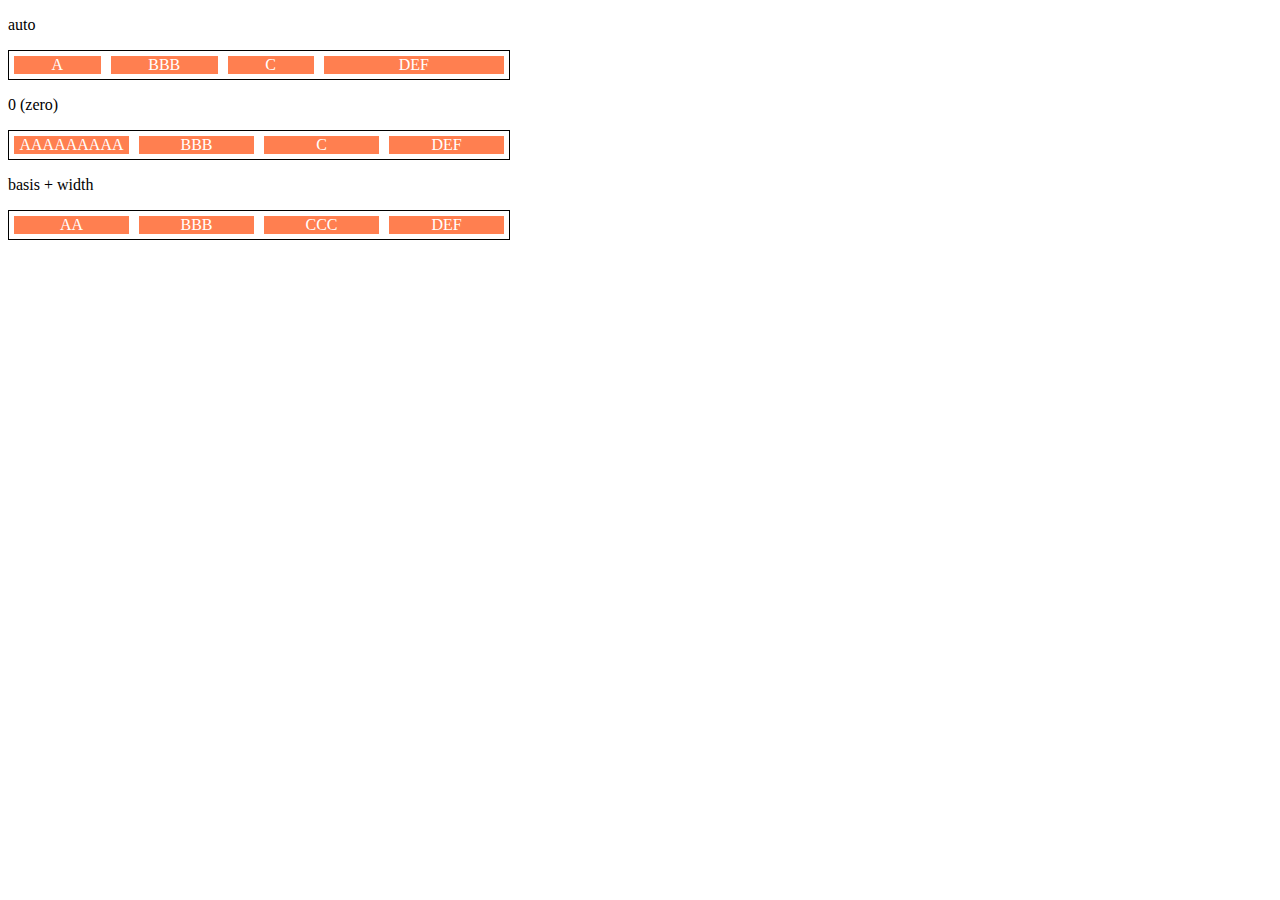
<file: projeto-flexbox-dio/8-flex-basis.html>
<!DOCTYPE html>
<html lang="en">
<head>
    <meta charset="UTF-8">
    <meta name="viewport" content="width=device-width, initial-scale=1.0">
    <title>Fundamentos - flex basis</title>

    <style>
        .flex-container{
            max-width: 500px;
            border: 1px solid black;
            display: flex;
        }

        .items{
            background-color: coral;
            color: white;
            text-align: center;
            margin: 5px;
        }

        .bauto{
            flex-basis: auto;
        }

        .fg-0{
            flex-grow: 0;
        }

        .fg-1{
            flex-grow: 1;
        }
        
        .fg-2{
            flex-grow: 2;
        }

        .b-0{
            flex-basis: 0;
        }
        
        .w100{
            flex-basis: 50px;
        }
    </style>
</head>
<body>
    <p>auto</p>
    <div class="flex-container">
        <div class="items bauto fg-1">A</div>
        <div class="items bauto fg-1">BBB</div>
        <div class="items bauto fg-1">C</div>
        <div class="items bauto fg-2">DEF</div>
    </div>

    <p>0 (zero)</p>
    <div class="flex-container">
         <div class="items b-0 fg-1">AAAAAAAAA</div>
        <div class="items b-0 fg-1">BBB</div>
        <div class="items b-0 fg-1">C</div>
        <div class="items b-0 fg-1">DEF</div>
    </div>

    <p>basis + width</p>
    <div class="flex-container">
        <div class="items w100 fg-2">AA</div>
       <div class="items w100 fg-2">BBB</div>
       <div class="items w100 fg-2">CCC</div>
       <div class="items w100 fg-2">DEF</div>
   </div>
</body>
</html>
</file>
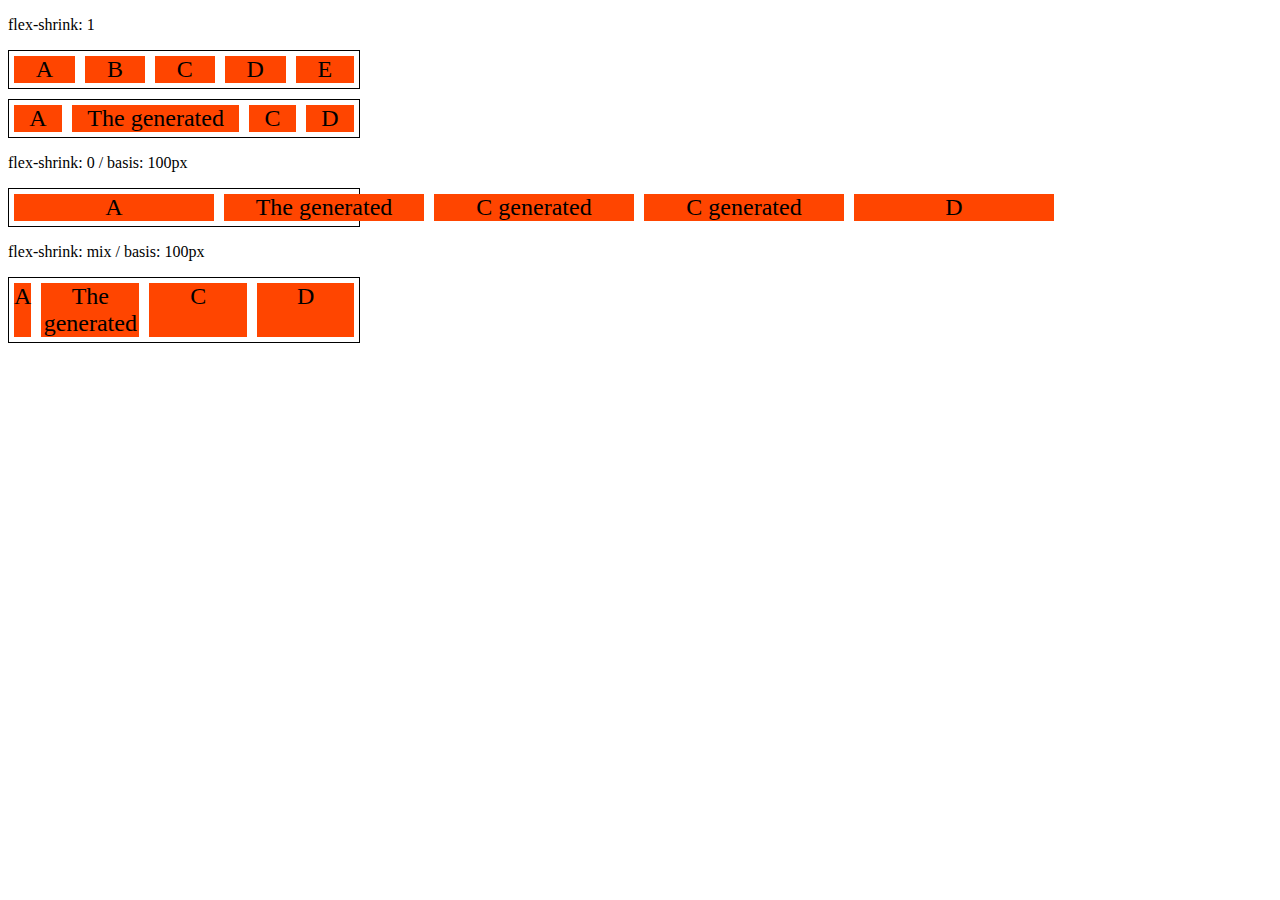
<file: projeto-flexbox-dio/9-flex-shrink.html>
<!DOCTYPE html>
<html lang="en">
<head>
    <meta charset="UTF-8">
    <meta name="viewport" content="width=device-width, initial-scale=1.0">
    <title>Fundamentos - flex shrink</title>
    <style>
        .flex-container{
            display: flex;
            border: 1px solid black;
            max-width: 350px;
            margin-bottom: 10px;
        }

        .item{
            background-color: orangered;
            font-size: 24px;
            text-align: center;
            margin: 5px;
        }

        .s-1{
            flex-shrink: 1;
        }

        .fg-1{
            flex-grow: 1;
        }

        .s-0{
            flex-shrink: 0;
            flex-basis: 200px;
        }

        .s-2{
            flex-shrink: 2;
            flex-basis: 100px;
        }

        .s-3{
            flex-shrink: 3;
            flex-basis: 100px;
        }
    </style>
</head>
<body>
    <p>flex-shrink: 1</p>
    <div class="flex-container">
         <div class="item s-1 fg-1">A</div>
         <div class="item s-1 fg-1">B</div>
         <div class="item s-1 fg-1">C</div>
         <div class="item s-1 fg-1">D</div>
         <div class="item s-1 fg-1">E</div>
    </div>
    <div class="flex-container">
        <div class="item s-1 fg-1">A</div>
        <div class="item s-1 fg-1">The generated</div>
        <div class="item s-1 fg-1">C</div>
        <div class="item s-1 fg-1">D</div>
   </div>

   <p>flex-shrink: 0 / basis: 100px</p>
   <div class="flex-container">
        <div class="item s-0 fg-1">A</div>
        <div class="item s-0 fg-1">The generated</div>
        <div class="item s-0 fg-1">C generated</div>
        <div class="item s-0 fg-1">C generated</div>
        <div class="item s-0 fg-1">D</div>
    </div>

    <p>flex-shrink: mix / basis: 100px</p>
    <div class="flex-container">
        <div class="item s-1 fg-1">A</div>
        <div class="item s-2 fg-1">The generated</div>
        <div class="item s-2 fg-1">C</div>
        <div class="item s-3 fg-1">D</div>
   </div>
</body>
</html>
</file>
<file: instagram-dio-master/style.css>
* {
    padding: 0;
    margin: 0;
    box-sizing: border-box;
    text-decoration: none;
    font-family: sans-serif;
    font-size: 14px;
}

body {
    width: 100%;
    min-height: 100vh;
    background-color: rgb(243, 243, 243);
    margin-top: 34px;
    padding: auto;
    display: flex;
    justify-content: center;
}

.instagram-wrapper {
    display: flex;
    align-items: center;
    justify-content: start;
    width: 60%;
    height: 100vh;
}

.instagram-phone {
    display: flex;
    align-items: center;
    justify-content: center;
    width: 50%;
}

.instagram-phone img {
    height: 50rem;
}

.instagram-continue {
    display: flex;
    align-items: center; 
    justify-content: space-around; 
    flex-direction: column;
    width: 348px;
    min-height: 34rem;
    margin-top: 46px;
}

.group {
    display: flex;
    justify-content: space-between;
    align-items: center;
    flex-direction: column;
    background-color: #ffffff;
    width: 348px;
    padding: 1.3rem 0;
    border: 1px solid lightgray;
    margin-top: 12px;
}

.group:nth-child(1) {
    min-height: 19rem;
    width: 348px;
    height: 374px;

}

.instagram-logo {
    height: 3rem;
}

.profile-photo {
    display: flex;
    justify-content: center;
    align-items: center;
    border-radius: 50%;
    overflow: hidden;
}

.profile-photo img {
    height: 6rem;
}

.instagram-login {
    background-color: #0095f6;
    color: #ffffff;
    padding: 8px;
    border-radius: 4px;
}

.instagram-logout {
    color: #0095f6;
    margin-top: 1rem;
}

.not-account {
    color: rgb(160, 160, 160);
}

.link-blue {
    color: #0095f6;
}

.get-the-app {
    display: flex;
    flex-direction: column;
    align-items: center;
    justify-content: center;
    width: 100%;
    padding: 1.3rem 0;
    margin-top: 13px;
}

.download {
    display: flex;
    width: 348px;
    justify-content: space-evenly;
    align-items: center;
    padding: 1rem;
}

.app-download {
    height: 3rem;
    width: 10rem;
    background-size: cover;
}

.app-download:nth-child(1) {
    background-image: url('./img/apple-button.png');
}

.app-download:nth-child(2) {
    background-image: url('./img/googleplay-button.png');
}

/* media queries */


@media (max-width: 1024px) {
    .instagram-wrapper {
        width: 90%;
    }
}

@media (max-width: 875px) {
    body {
        background-color: #ffffff;
    }

    .instagram-wrapper {
        width: 90%;
    }

    .instagram-phone {
        display: none;
    }

    .instagram-continue {
        width: 100%;
    }
    
        
}
@media (max-width: 450px) {
    body {
        background-color: #ffffff;
        align-items: center;
    }

    .instagram-wrapper {
        width: 90%;
    }

    .instagram-phone {
        display: none;
    }

    .instagram-continue {
        width: 100%;
    }
    .group{
        border: 1px solid transparent;  
    }
        
}
</file>
<file: projeto-flexbox-dio/flex-projeto/style.css>
*{
    margin: 0;
    padding: 0;
    font-family: 'Open Sans', sans-serif;
}

ul{
    list-style: none;
    margin: 0;
    padding: 0;
}

ul li a{
    text-decoration: none;
}

div img{
    display: block;
    width: 100%;
}

.flex-container{
    display: flex;
    max-width: 992px;
    margin: auto;
    width: 100%;
    min-width: 320px;
}
header{
    background-color: #277af7;
    height: 100px;
    display: flex;
    align-items: center;
    color: #fff;
}

header .list-items {
    display: flex;
    max-width: 260px;
    width: 100%;
    justify-content: space-between;
    align-items: center;
}

.list-items li a {
    color: #fff;
}


header .menu{
    justify-content: space-between;
}
.apresentacao{
    height: 100vh;
    align-items: center;
    justify-content: space-between;
}

.apresentacao .texto-apresentacao{
    min-height: 200px;
}

.texto-apresentacao h1{
    color: #277af7;
    font-size: 48px;
    margin-bottom: 10px;
}

.btn{
    background-color: #277af7;
    color: #fff;
    text-align: center;
    border-radius: 30px ;
    width: 220px;
    display: block;
    text-decoration: none;
    height: 50px;
    line-height: 50px;
    margin-top: 10px;
    margin-bottom: 10px;

}

#quem-somos{
    flex-direction: row-reverse;
    align-items: center;
    justify-content: space-between;
}

#quem-somos h2{
    font-size: 32px;
    color: #277af7;
    display: flex;
    margin-bottom: 20px;
}

#quem-somos h2::before{
    content: "";
    height: 50px;
    width: 5px;
    margin-right: 5px;
    background-color: #277af7;
    position: relative;
}

#quem-somos p{
    margin-bottom: 10px;
    width: 90%;
}
#quem-somos img{
    min-width: 420px;
}
.container-externo{
    background-color: #277af7;
    width: 100%;
}

#servicos{
    flex-direction: column;
    padding-top: 50px;
    padding-bottom: 100px;
}

#servicos h2{
    color: #fff;
    font-size: 32px;
    margin-bottom: 20px;
}

.list-servicos{
    display: flex;
    justify-content: space-between;
}

.list-servicos .item-servico{
    text-align: center;
}

.item-servico a{
    width: 220px;
    background-color: #fff;
    border-radius: 30px;
    height: 50px;
    text-align: center;
    margin-top: 20px;
    line-height: 50px;
    padding: 5px 10px;
    color: #277af7;
    font-size: 12px;
    text-decoration: none;
    font-weight: 700;
}

.item-servico p{
    font-weight: 700;
    font-size: 18px;
    color: #fff;
    margin-top: 20px;
}

.item-servico img{
    width: 80%;
    margin: auto;
}

#planos{
    flex-direction: column;
    min-height: 100vh;
    padding-top: 50px;

}

#planos h2{
    font-size: 32px;
}

.list-planos{
    display: flex;
    align-items: flex-end;
    justify-content: space-between;
}
.item-plano{
    flex: 1;
    border: 5px solid #277af7;
    margin-right: 20px;
    padding: 10px;
    max-width: 240px;
}

.item-plano .btn{
    margin: auto;
    margin-bottom: 20px;
}

.item-plano h3{
    font-size: 24px;
    display: flex;
    flex-direction: column;
    text-align: center;
    margin-top: 20px;
}

.item-plano h3::after{
    content: "";
    background-color: #277af7;
    width: 100%;
    height: 3px;
    margin-top: 20px;
    margin-bottom: 10px;
}

.item-plano ul{
    padding: 10px 20px;
    display: flex;
    flex-direction: column;
    margin-bottom: 10px;
}

.item-plano ul li{
    display: flex;
    flex-wrap: nowrap;
    align-items: center;
}

.item-plano ul li::before{
    content: "";
    width: 10px;
    height: 10px;
    background-color: #277af7;
    margin-right: 5px;
}

footer{
    background-color: #277af7;
    height: 70px;
    display: flex;
    align-items: center;
}

footer .footer{
    justify-content: space-between;
    color: #fff;
}
/* mobile */
@media(max-width:992px){
    .flex-container{
        flex-direction: column;
    }

    .apresentacao{
        flex-direction: column-reverse;
    }

    .apresentacao .texto-apresentacao{
        width: 100%;
    }
    #quem-somos{
        flex-direction: column-reverse;
    }

    #quem-somos img{
        min-width: 320px;
        margin: auto;
    }

    .list-servicos{
        flex-direction: column;
    }

    .item-servico img{
        width: 50%;
        margin: auto;
    }

    .list-planos{
        flex-direction: column;
        align-items: flex-start;
        margin-bottom: 20px;
    }

    .list-planos .item-plano{
        max-width: 90%;
        margin: auto;
        width: 100%;
        margin-bottom: 20px;
    }
}
</file>
